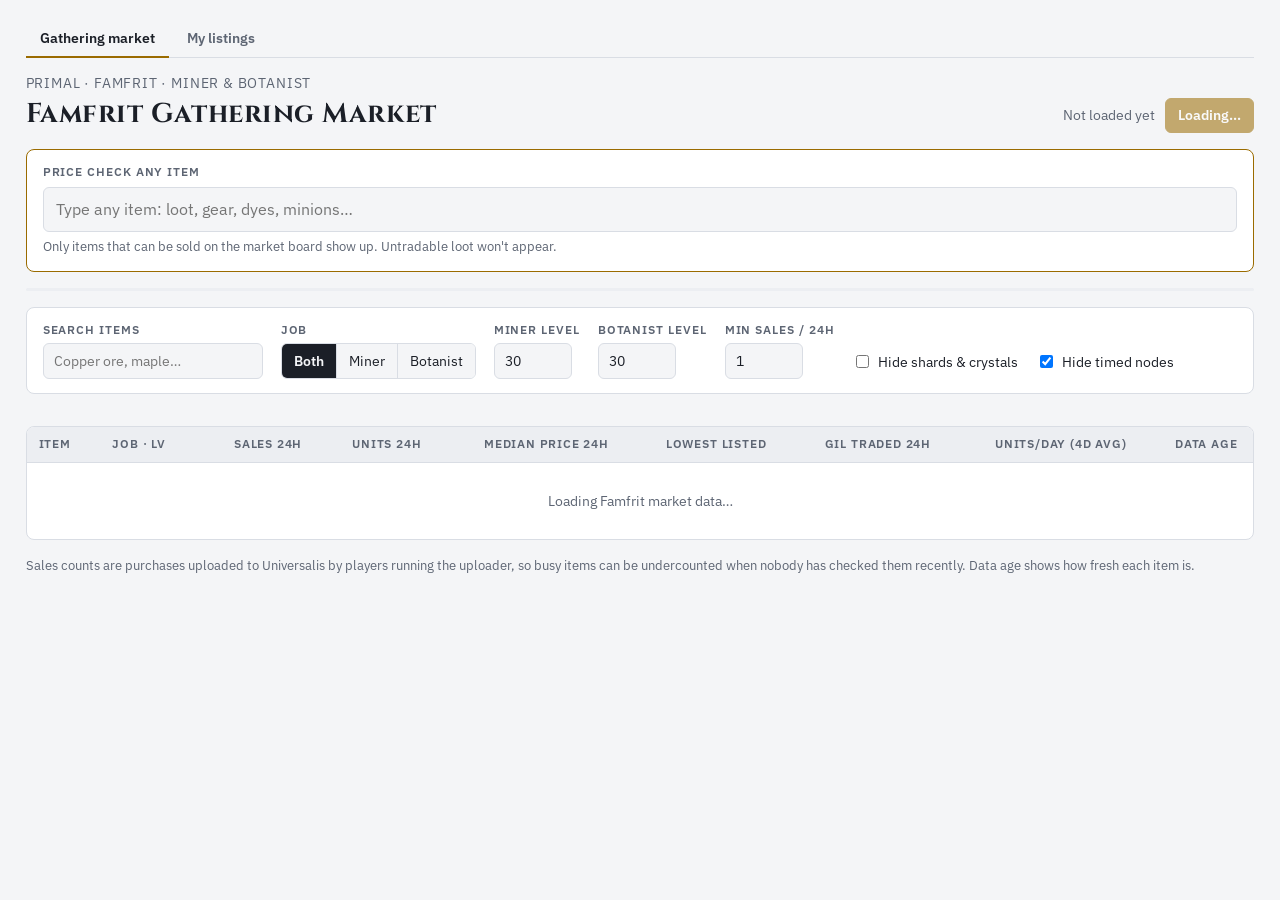
<file: index.html>
<!doctype html><html lang="en"><head><meta charset="utf-8"><meta name="viewport" content="width=device-width,initial-scale=1,viewport-fit=cover"><title>Famfrit Gathering Market</title>
<link rel="preconnect" href="https://fonts.googleapis.com">
<link rel="stylesheet" href="https://fonts.googleapis.com/css2?family=Cinzel:wght@600;700&family=IBM+Plex+Sans:wght@400;500;600&family=IBM+Plex+Mono:wght@400;500&display=swap">
<link rel="stylesheet" href="styles.css"></head><body>

<div class="wrap wide">
  <nav class="tabs" aria-label="Pages">
    <a href="./" aria-current="page">Gathering market</a>
    <a href="listings.html">My listings</a>
  </nav>
  <header class="top">
    <div>
      <div class="where">Primal · Famfrit · Miner &amp; Botanist</div>
      <h1>Famfrit Gathering Market</h1>
    </div>
    <div class="status">
      <span id="updated">Not loaded yet</span>
      <button class="btn primary" id="refresh" type="button">Refresh prices</button>
    </div>
  </header>

  <section class="lookup" aria-label="Price check any item">
    <label for="look" class="lbl">Price check any item</label>
    <div class="combo">
      <input id="look" type="search" placeholder="Type any item: loot, gear, dyes, minions…" autocomplete="off" role="combobox" aria-expanded="false" aria-controls="lookList" aria-autocomplete="list">
      <ul id="lookList" role="listbox" hidden></ul>
    </div>
    <span class="hint">Only items that can be sold on the market board show up. Untradable loot won't appear.</span>
  </section>

  <div class="progress" aria-hidden="true"><i id="bar"></i></div>
  <div id="msg" hidden></div>

  <section class="controls" aria-label="Filters">
    <div class="field"><label for="q">Search items</label><input id="q" type="search" placeholder="Copper ore, maple…" autocomplete="off"></div>
    <div class="field"><span class="lbl" id="joblbl">Job</span>
      <div class="seg" role="group" aria-labelledby="joblbl">
        <button type="button" data-job="ALL" aria-pressed="true">Both</button>
        <button type="button" data-job="MIN" aria-pressed="false">Miner</button>
        <button type="button" data-job="BTN" aria-pressed="false">Botanist</button>
      </div>
    </div>
    <div class="field"><label for="lvMin">Miner level</label><input id="lvMin" type="number" min="1" max="100" value="30"></div>
    <div class="field"><label for="lvBtn">Botanist level</label><input id="lvBtn" type="number" min="1" max="100" value="30"></div>
    <div class="field"><label for="minSales">Min sales / 24h</label><input id="minSales" type="number" min="0" value="1"></div>
    <label class="check"><input type="checkbox" id="noShards"> Hide shards &amp; crystals</label>
    <label class="check"><input type="checkbox" id="noTimed" checked> Hide timed nodes</label>
  </section>

  <div class="summary" id="summary"></div>

  <div class="tablebox">
    <table id="tbl">
      <thead><tr>
        <th data-k="name"><button type="button">Item <span class="arrow"></span></button></th>
        <th data-k="lv"><button type="button">Job · Lv <span class="arrow"></span></button></th>
        <th class="r" data-k="sales"><button type="button">Sales 24h <span class="arrow"></span></button></th>
        <th class="r" data-k="units"><button type="button">Units 24h <span class="arrow"></span></button></th>
        <th class="r" data-k="median"><button type="button">Median price 24h <span class="arrow"></span></button></th>
        <th class="r" data-k="low"><button type="button">Lowest listed <span class="arrow"></span></button></th>
        <th class="r" data-k="gilday"><button type="button">Gil traded 24h <span class="arrow"></span></button></th>
        <th class="r" data-k="vel"><button type="button">Units/day (4d avg) <span class="arrow"></span></button></th>
        <th class="r" data-k="age"><button type="button">Data age <span class="arrow"></span></button></th>
      </tr></thead>
      <tbody id="rows"><tr><td colspan="9" class="empty">Loading Famfrit market data…</td></tr></tbody>
    </table>
  </div>
  <p class="zn" style="color:var(--muted);font-size:.82rem;margin:0">Sales counts are purchases uploaded to Universalis by players running the uploader, so busy items can be undercounted when nobody has checked them recently. Data age shows how fresh each item is.</p>
</div>

<div class="scrim" id="scrim" hidden></div>
<aside class="drawer" id="drawer" hidden aria-label="Price check"></aside>

<script src="common.js"></script>
<script>
const ITEMS_RAW = [[5050,"Allagan Snail",29202,0,5,["Central Shroud"],0],[5516,"Beehive Chip",22611,0,5,["North Shroud"],0],[5432,"Bone Chip",22201,5,0,["Central Thanalan"],0],[4828,"Cinnamon",25019,0,5,["North Shroud"],0],[5106,"Copper Ore",21209,5,0,["Central Thanalan","Western Thanalan"],0],[5,"Earth Shard",20006,5,5,["Lower La Noscea","North Shroud","Upper La Noscea"],0],[2,"Fire Shard",20001,5,15,["Eastern Thanalan","Middle La Noscea","Western Thanalan"],0],[3,"Ice Shard",20003,5,5,["Central Shroud","Coerthas Central Highlands","South Shroud"],0],[5509,"Latex",22643,0,5,["Central Shroud","North Shroud"],0],[6,"Lightning Shard",20005,5,5,["Central Thanalan","Mor Dhona","Southern Thanalan"],0],[5396,"Maple Branch",22416,0,5,["Central Shroud","North Shroud"],0],[5380,"Maple Log",22408,0,5,["Central Shroud","North Shroud"],0],[5498,"Maple Sap",22642,0,5,["North Shroud"],0],[5488,"Muddy Water",22637,5,0,["Central Thanalan","Western Thanalan"],0],[28766,"Skybuilders' Iron Ore",21202,5,0,["Middle La Noscea"],0],[28765,"Skybuilders' Yew Log",22409,0,5,["East Shroud"],0],[7,"Water Shard",20002,5,15,["Eastern La Noscea","Western Thanalan"],0],[4,"Wind Shard",20004,5,5,["Central Shroud","Central Thanalan","East Shroud"],0],[5402,"Ash Branch",22416,0,10,["Central Shroud","North Shroud"],0],[5383,"Ash Log",22407,0,10,["Central Shroud","North Shroud"],0],[4831,"Cloves",25023,0,10,["Central Thanalan"],0],[5351,"Cock Feather",21902,0,10,["Central Thanalan"],0],[5352,"Crow Feather",21903,0,10,["Central Shroud"],0],[4803,"Kukuru Bean",25314,0,10,["Lower La Noscea"],0],[4809,"La Noscean Orange",25312,0,10,["Lower La Noscea"],0],[5124,"Obsidian",21452,10,0,["Western Thanalan"],0],[5513,"Potter's Clay",22634,10,0,["North Shroud"],0],[5133,"Raw Lapis Lazuli",21453,10,0,["North Shroud"],0],[5128,"Raw Sunstone",21453,10,0,["Lower La Noscea"],0],[5433,"Soiled Femur",22202,10,0,["Central Thanalan","Western Thanalan"],0],[5107,"Tin Ore",21203,10,0,["Central Thanalan","Western Thanalan"],0],[5534,"Tinolqa Mistletoe",25001,0,10,["Central Shroud","North Shroud"],0],[5110,"Zinc Ore",21210,10,0,["Central Thanalan","Western Thanalan"],0],[4781,"Alpine Parsnip",25215,0,15,["Central Thanalan"],0],[4830,"Black Pepper",25007,0,15,["Central Thanalan"],0],[4818,"Buffalo Beans",25353,0,15,["Central Shroud"],0],[5540,"Carnation",25003,0,15,["Central Shroud"],0],[4795,"Chanterelle",25401,0,15,["Central Shroud"],0],[4783,"Cieldalaes Spinach",25206,0,15,["Lower La Noscea"],0],[4804,"Cinderfoot Olive",25307,0,15,["Lower La Noscea"],0],[5519,"Cinnabar",22629,15,0,["Western Thanalan"],0],[4778,"Coerthan Carrot",25207,0,15,["Western Thanalan"],0],[5268,"Copper Sand",21006,15,0,["Western Thanalan"],0],[5343,"Cotton Boll",21652,0,15,["Central Shroud"],0],[5385,"Elm Log",22405,0,15,["Central Shroud"],0],[5267,"Fine Sand",21464,15,0,["Central Thanalan"],0],[4829,"Garlean Garlic",25006,0,15,["Western Thanalan"],0],[5560,"Grass Viper",22620,0,15,["Western Thanalan"],0],[4805,"Gridanian Chestnut",25302,0,15,["Central Shroud"],0],[4784,"Highland Parsley",25211,0,15,["Lower La Noscea"],0],[5514,"Humus",22628,0,15,["Central Shroud"],0],[5111,"Iron Ore",21202,15,0,["Western Thanalan"],0],[5269,"Iron Sand",21204,15,0,["Western Thanalan"],0],[4782,"La Noscean Lettuce",25219,0,15,["Middle La Noscea"],0],[5539,"Lavender",25002,0,15,["Central Shroud"],0],[4808,"Lowland Grapes",25309,0,15,["Lower La Noscea"],0],[4832,"Marjoram",25015,0,15,["Central Shroud"],0],[5341,"Moko Grass",21654,0,15,["Western Thanalan"],0],[4779,"Ogre Pumpkin",25210,0,15,["Western Thanalan"],0],[5228,"Ragstone",21454,15,0,["Central Thanalan"],0],[5518,"Rock Salt",22617,15,0,["Central Thanalan"],0],[4780,"Ruby Tomato",25209,0,15,["Middle La Noscea"],0],[4823,"Rye",25357,0,15,["Western Thanalan"],0],[28767,"Skybuilders' Fine Sand",21464,15,0,["Central Thanalan"],0],[28768,"Skybuilders' Hemp",21654,0,15,["Lower La Noscea"],0],[5342,"Straw",21653,0,15,["Middle La Noscea"],0],[4824,"Sunset Wheat",25357,0,15,["Middle La Noscea"],0],[5051,"Tree Toad",29233,0,15,["Central Shroud"],0],[4777,"Wild Onion",25203,0,15,["Western Thanalan"],0],[5538,"Yellow Ginseng",25005,0,15,["Central Thanalan"],0],[5524,"Alumen",22616,20,0,["Eastern Thanalan"],0],[5541,"Belladonna",25010,0,20,["East Shroud"],0],[7031,"Desert Seedling",22632,0,20,["Eastern Thanalan"],0],[4810,"Faerie Apple",25308,0,20,["East Shroud"],0],[4834,"Galago Mint",25016,0,20,["East Shroud"],0],[4796,"Gil Bun",25405,0,20,["East Shroud"],0],[7029,"Island Seedling",22631,0,20,["Western La Noscea"],0],[4820,"Lalafellin Lentil",25355,0,20,["Western La Noscea"],0],[5230,"Limestone",22615,20,0,["Western La Noscea"],0],[5229,"Mudstone",21455,20,0,["Western La Noscea"],0],[4786,"Nopales",25214,0,20,["Central Thanalan"],0],[4785,"Paprika",25018,0,20,["Western La Noscea"],0],[4787,"Popoto",25204,0,20,["Eastern Thanalan"],0],[5129,"Raw Danburite",21453,20,0,["Western La Noscea"],0],[5132,"Raw Fluorite",21453,20,0,["Eastern Thanalan"],0],[5130,"Raw Malachite",21453,20,0,["Eastern Thanalan"],0],[5131,"Raw Sphene",21453,20,0,["North Shroud"],0],[7030,"Shroud Seedling",22630,0,20,["East Shroud"],0],[4811,"Sun Lemon",25305,0,20,["Lower La Noscea"],0],[5465,"Sunrise Tellin",22254,20,0,["Western La Noscea"],0],[5563,"White Scorpion",22622,0,20,["Eastern Thanalan"],0],[5405,"Yew Branch",22416,0,20,["East Shroud"],0],[5386,"Yew Log",22409,0,20,["East Shroud"],0],[4835,"Ala Mhigan Mustard",25054,0,25,["Eastern Thanalan"],0],[4797,"Button Mushroom",25402,0,25,["Eastern Thanalan"],0],[5542,"Chamomile",25008,0,25,["Upper La Noscea"],0],[5155,"Earth Rock",21451,25,0,["South Shroud"],0],[5491,"Effervescent Water",22614,25,0,["South Shroud"],0],[5152,"Fire Rock",21451,25,0,["Upper La Noscea"],0],[4806,"Gridanian Walnut",25301,0,25,["South Shroud"],0],[5153,"Ice Rock",21451,25,0,["South Shroud"],0],[5156,"Lightning Rock",21451,25,0,["Upper La Noscea"],0],[5535,"Matron's Mistletoe",25001,0,25,["South Shroud"],0],[4821,"Millioncorn",25352,0,25,["Eastern Thanalan"],0],[6145,"Noble Grapes",24058,0,25,["Upper La Noscea"],0],[4836,"Pearl Ginger",25012,0,25,["Eastern Thanalan"],0],[4812,"Pixie Plums",25311,0,25,["Upper La Noscea"],0],[5113,"Silver Ore",21211,25,0,["South Shroud"],0],[5270,"Silver Sand",21204,25,0,["South Shroud"],0],[28772,"Skybuilders' Iron Sand",21204,25,0,["Eastern Thanalan"],0],[28916,"Skybuilders' Toad",29228,0,25,["Western Thanalan"],0],[4819,"Sticky Rice",25358,0,25,["Upper La Noscea"],0],[5388,"Walnut Log",22404,0,25,["South Shroud"],0],[5157,"Water Rock",21451,25,0,["Upper La Noscea"],0],[5154,"Wind Rock",21451,25,0,["South Shroud"],0],[52712,"All-purpose Pigment",21463,30,30,["Central Shroud","Central Thanalan","East Shroud"],0],[4813,"Alligator Pear",25313,0,30,["South Shroud"],0],[5528,"Bomb Ash",21001,30,0,["Southern Thanalan"],0],[5527,"Brimstone",22613,30,0,["Upper La Noscea"],0],[5359,"Chocobo Feather",21901,0,30,["South Shroud"],0],[11,"Earth Crystal",20012,30,30,["Garlemald","Heritage Found","Lakeland"],1],[8,"Fire Crystal",20007,30,30,["Amh Araeng","Eastern Thanalan","Elpis"],1],[9,"Ice Crystal",20009,30,30,["Coerthas Western Highlands","Heritage Found","Kholusia"],1],[4822,"Jade Peas",25353,0,30,["North Shroud"],0],[12,"Lightning Crystal",20011,30,30,["Central Thanalan","Coerthas Western Highlands","Elpis"],1],[4789,"Midland Cabbage",25208,0,30,["North Shroud"],0],[5559,"Moor Leech",22635,0,30,["North Shroud"],0],[5521,"Saltpeter",22615,30,0,["Eastern Thanalan"],0],[5523,"Silex",22610,30,0,["Southern Thanalan"],0],[5231,"Siltstone",21453,30,0,["Upper La Noscea"],0],[13,"Water Crystal",20008,30,30,["Eastern La Noscea","Il Mheg","Kozama'uka"],1],[10,"Wind Crystal",20010,30,30,["Amh Araeng","Central Shroud","East Shroud"],1],[4788,"Wizard Eggplant",25205,0,30,["North Shroud"],0],[5125,"Wyvern Obsidian",21467,30,0,["Eastern Thanalan"],0],[4790,"Aloe",25213,0,35,["Southern Thanalan"],0],[7011,"Bloodgrass",21653,0,35,["Southern Thanalan"],0],[4843,"Desert Saffron",25022,0,35,["Southern Thanalan"],0],[4838,"Dragon Pepper",25013,0,35,["Eastern La Noscea"],0],[5346,"Flax",21651,0,35,["South Shroud"],0],[7008,"Granite",22615,35,0,["Central Shroud"],0],[4839,"Laurel",25009,0,35,["Southern Thanalan"],0],[5543,"Mandrake",25004,0,35,["Eastern La Noscea"],0],[4837,"Midland Basil",25010,0,35,["Eastern La Noscea"],0],[5114,"Mythril Ore",21208,35,0,["Southern Thanalan"],0],[5271,"Mythril Sand",22650,35,0,["Southern Thanalan"],0],[5409,"Oak Branch",22416,0,35,["South Shroud"],0],[5390,"Oak Log",22401,0,35,["South Shroud"],0],[5138,"Raw Amethyst",21453,35,0,["Central Shroud"],0],[5139,"Raw Aquamarine",21453,35,0,["Eastern La Noscea"],0],[5134,"Raw Garnet",21453,35,0,["Eastern La Noscea"],0],[5135,"Raw Goshenite",21453,35,0,["Eastern La Noscea"],0],[5137,"Raw Heliodor",21453,35,0,["Southern Thanalan"],0],[5136,"Raw Peridot",21453,35,0,["Central Shroud"],0],[4791,"Salt Leek",25216,0,35,["Eastern La Noscea"],0],[28769,"Skybuilders' Ash Log",22407,0,35,["Central Shroud"],0],[28771,"Skybuilders' Electrum Ore",21217,35,0,["Upper La Noscea"],0],[28770,"Skybuilders' Rock Salt",22617,35,0,["Upper La Noscea"],0],[5562,"Tarantula",22619,0,35,["South Shroud"],0],[4798,"White Truffle",25404,0,35,["South Shroud"],0],[5360,"Wildfowl Feather",21904,0,35,["South Shroud"],0],[4842,"Almonds",25017,0,40,["Eastern La Noscea"],0],[5525,"Black Alumen",22604,40,0,["South Shroud"],0],[4814,"Blood Currants",25310,0,40,["South Shroud"],0],[5526,"Grenade Ash",21001,40,0,["Northern Thanalan"],0],[4807,"Iron Acorn",25304,0,40,["Eastern La Noscea"],0],[5168,"Jade",21252,40,0,["Coerthas Central Highlands"],0],[5391,"Mahogany Log",22410,0,40,["Eastern La Noscea"],0],[4793,"Maiden Artichoke",25220,0,40,["Eastern La Noscea"],0],[4840,"Mugwort",25020,0,40,["Eastern La Noscea"],0],[4844,"Nutmeg",25021,0,40,["Eastern La Noscea"],0],[4792,"Ramhorn Zucchini",25212,0,40,["Eastern La Noscea"],0],[5144,"Raw Spinel",21453,40,0,["South Shroud"],0],[5142,"Raw Tourmaline",21453,40,0,["South Shroud"],0],[5141,"Raw Zircon",21453,40,0,["Coerthas Central Highlands"],0],[4841,"Thyme",25020,0,40,["South Shroud"],0],[5564,"Black Scorpion",22621,0,45,["Upper La Noscea"],0],[5054,"Dart Frog",29228,0,45,["Upper La Noscea"],0],[5115,"Electrum Ore",21217,45,0,["Upper La Noscea"],0],[5272,"Electrum Sand",21214,45,0,["Upper La Noscea"],0],[7010,"Marble",21487,45,0,["Upper La Noscea"],0],[6146,"Mirror Apple",25308,0,45,["Coerthas Central Highlands"],0],[5536,"Mistletoe",25001,0,45,["Coerthas Central Highlands"],0],[5143,"Raw Amber",21453,45,0,["Eastern Thanalan"],0],[5140,"Raw Rubellite",21453,45,0,["Eastern Thanalan"],0],[5145,"Raw Turquoise",21453,45,0,["Upper La Noscea"],0],[4815,"Rolanberry",25306,0,45,["Upper La Noscea"],0],[4845,"Sagolii Sage",25009,0,45,["Upper La Noscea"],0],[28773,"Skybuilders' Flax",21651,0,45,["South Shroud"],0],[28774,"Skybuilders' Spring Water",22614,45,0,["Coerthas Central Highlands"],0],[5458,"Adamantoise Shell",22261,50,0,["Northern Thanalan"],0],[7592,"Apricot",25317,0,50,["Middle La Noscea"],1],[5158,"Astral Rock",21251,50,0,["Coerthas Central Highlands"],1],[5365,"Bamboo Stick",22451,0,50,["Upper La Noscea"],1],[5263,"Basilisk Egg",21215,50,0,["Northern Thanalan"],0],[4800,"Black Truffle",25403,0,50,["Eastern Thanalan"],1],[7595,"Blood Orange",25312,0,50,["Upper La Noscea"],1],[5403,"Cedar Branch",22416,0,50,["Coerthas Western Highlands"],0],[5384,"Cedar Log",22415,0,50,["Coerthas Western Highlands"],0],[5116,"Cobalt Ore",21216,50,0,["Northern Thanalan"],0],[6199,"Coblyn Larva",59433,50,0,["Eastern Thanalan"],1],[9518,"Cypress Log",22415,0,50,["Central Shroud"],1],[5121,"Darksteel Ore",21205,50,0,["Coerthas Central Highlands"],1],[5126,"Dragon Obsidian",21468,50,0,["Coerthas Western Highlands"],0],[6148,"Dzemael Tomato",25209,0,50,["Eastern La Noscea"],1],[7724,"Dzemael Tomato Seeds",27455,0,50,["Eastern La Noscea"],1],[17,"Earth Cluster",20018,50,50,["Mor Dhona"],1],[5394,"Ebony Log",22402,0,50,["Middle La Noscea"],1],[7588,"Ferberite",21203,50,0,["Northern Thanalan"],1],[14,"Fire Cluster",20013,50,50,["Middle La Noscea","Mor Dhona"],1],[5118,"Gold Ore",21212,50,0,["Eastern Thanalan"],1],[5273,"Gold Sand",21214,50,0,["Eastern Thanalan"],1],[7760,"Grade 3 La Noscean Topsoil",27403,50,0,["Middle La Noscea"],1],[7763,"Grade 3 Shroud Topsoil",27406,50,0,["South Shroud"],1],[7766,"Grade 3 Thanalan Topsoil",27409,50,0,["Western Thanalan"],1],[10095,"Gregarious Worm",27019,50,0,["Central Thanalan","Coerthas Central Highlands","Eastern Thanalan"],1],[6147,"Honey Lemon",25305,0,50,["Eastern La Noscea"],1],[7733,"Honey Lemon Seeds",27457,0,50,["Eastern La Noscea"],1],[15,"Ice Cluster",20015,50,50,["Mor Dhona"],1],[6209,"Kidragora",59442,0,50,["East Shroud"],1],[7593,"La Noscean Leek",25216,0,50,["Western La Noscea"],1],[5055,"Lava Toad",29223,0,50,["Southern Thanalan"],0],[18,"Lightning Cluster",20017,50,50,["Mor Dhona"],1],[7012,"Maiden Grass",21653,0,50,["Southern Thanalan"],0],[10098,"Mazlaya Greens",25016,0,50,["Central Shroud","East Shroud","Eastern Thanalan"],1],[7589,"Native Gold",20816,50,0,["Central Thanalan"],1],[5439,"Ogre Horn",22205,50,0,["Northern Thanalan"],0],[12896,"Old World Fig",25318,0,50,["The Dravanian Forelands"],1],[13765,"Old World Fig Seeds",27457,0,50,["The Dravanian Forelands"],1],[5120,"Platinum Ore",21213,50,0,["Southern Thanalan"],1],[4816,"Prickly Pineapple",25303,0,50,["Eastern La Noscea"],1],[7734,"Prickly Pineapple Seeds",27457,0,50,["Eastern La Noscea"],1],[9519,"Pumice",21454,50,0,["Eastern La Noscea"],1],[5147,"Raw Diamond",21453,50,0,["Central Thanalan"],1],[5148,"Raw Emerald",21453,50,0,["Central Thanalan"],1],[5150,"Raw Iolite",21453,50,0,["Northern Thanalan"],1],[5146,"Raw Ruby",21453,50,0,["Lower La Noscea"],1],[5151,"Raw Sapphire",21453,50,0,["Lower La Noscea"],1],[5149,"Raw Topaz",21453,50,0,["Northern Thanalan"],1],[10096,"Rosemary",25002,0,50,["East Shroud"],1],[5414,"Rosewood Branch",22416,0,50,["East Shroud"],0],[5393,"Rosewood Log",22411,0,50,["East Shroud"],0],[7590,"Scarlet Sap",22601,0,50,["North Shroud"],1],[7591,"Shroud Tea Leaves",25020,0,50,["Central Shroud"],1],[5350,"Silkworm Cocoon",21661,0,50,["East Shroud"],1],[5395,"Spruce Log",22413,0,50,["Coerthas Central Highlands"],1],[4846,"Thanalan Tea Leaves",25020,0,50,["Southern Thanalan"],0],[5537,"Thavnairian Mistletoe",25001,0,50,["Coerthas Central Highlands"],1],[5545,"Trillium",22627,0,50,["East Shroud"],1],[5546,"Trillium Bulb",22623,0,50,["East Shroud"],1],[5547,"Vampire Plant",25001,0,50,["Coerthas Central Highlands"],1],[10093,"Virgin Basilisk Egg",21215,50,0,["Northern Thanalan"],1],[6152,"Volcanic Rock Salt",22617,50,0,["Eastern La Noscea"],1],[19,"Water Cluster",20014,50,50,["Mor Dhona","Western Thanalan"],1],[8024,"Waterfowl Feather",21902,0,50,["Western La Noscea"],1],[16,"Wind Cluster",20016,50,50,["Mor Dhona"],1],[5108,"Yellow Copper Ore",21207,50,0,["Coerthas Western Highlands"],0],[7594,"Young Cieldalaes Spinach",25206,0,50,["Lower La Noscea"],1],[12941,"Chalcocite",21209,55,0,["The Dravanian Forelands"],0],[12884,"Chives",25035,0,55,["Coerthas Western Highlands"],1],[12882,"Coerthan Tea Leaves",25020,0,55,["Coerthas Western Highlands"],1],[13768,"Coerthan Tea Seeds",27451,0,55,["Coerthas Western Highlands"],1],[12585,"Dark Chestnut Branch",22416,0,55,["The Dravanian Forelands"],0],[12578,"Dark Chestnut Log",22420,0,55,["The Dravanian Forelands"],0],[12943,"Dravanian Mistletoe",25001,0,55,["The Churning Mists"],1],[12631,"Dravanian Spring Water",22614,55,0,["The Dravanian Forelands"],0],[5161,"Green Quartz",21459,55,0,["Coerthas Western Highlands"],0],[12880,"Highland Wheat",25357,0,55,["The Dravanian Forelands"],0],[5112,"Limonite",21206,55,0,["The Dravanian Forelands"],0],[12885,"Magma Beet",25223,0,55,["The Churning Mists"],0],[12883,"Mist Dill",25034,0,55,["Coerthas Western Highlands"],0],[12531,"Mythrite Sand",21218,55,0,["Coerthas Western Highlands"],0],[13767,"Pearl Sprout Seeds",27455,0,55,["Coerthas Western Highlands"],1],[12877,"Pearl Sprouts",25208,0,55,["Coerthas Western Highlands"],1],[12899,"Porcini",25401,0,55,["The Churning Mists"],1],[5109,"Pyrite",21207,55,0,["The Dravanian Forelands"],0],[12597,"Rainbow Cotton Boll",25032,0,55,["Coerthas Western Highlands"],0],[12553,"Raw Agate",21471,55,0,["The Dravanian Forelands"],0],[12551,"Raw Larimar",21472,55,0,["Coerthas Western Highlands"],0],[12559,"Raw Mormorion",21476,55,0,["Coerthas Western Highlands"],0],[12554,"Raw Star Ruby",21471,55,0,["The Dravanian Forelands"],0],[12555,"Raw Star Sapphire",21472,55,0,["The Dravanian Forelands"],0],[12552,"Raw Tiger's Eye",21474,55,0,["The Dravanian Forelands"],0],[28780,"Skybuilders' Dravanian Spring Water",22614,55,0,["The Dravanian Forelands"],0],[28778,"Skybuilders' Mythrite Sand",21218,55,0,["Coerthas Western Highlands"],0],[28776,"Skybuilders' Straw",21653,0,55,["The Dravanian Forelands"],0],[28779,"Skybuilders' Tea Leaves",25020,0,55,["The Sea of Clouds"],0],[12598,"Stalk of Ramie",21651,0,55,["The Dravanian Forelands"],0],[5162,"Yellow Quartz",21458,55,0,["Coerthas Western Highlands"],0],[12944,"Abalathian Mistletoe",25001,0,60,["The Sea of Clouds"],1],[12901,"Abalathian Rock Salt",22617,60,0,["The Sea of Clouds"],1],[12632,"Abalathian Spring Water",22614,60,0,["The Sea of Clouds"],0],[12538,"Adamantite Ore",21224,60,0,["Azys Lla"],1],[5226,"Astral Moraine",21463,60,0,["Coerthas Western Highlands"],1],[12536,"Aurum Regis Ore",21225,60,0,["The Churning Mists"],1],[12533,"Aurum Regis Sand",21220,60,0,["The Sea of Clouds"],0],[14190,"Beastkin Horn",22205,60,0,["The Dravanian Forelands"],0],[12586,"Birch Branch",22417,0,60,["The Sea of Clouds"],0],[12891,"Birch Sap",22642,0,60,["The Sea of Clouds"],0],[12970,"Black Soil",27404,0,60,["The Churning Mists","The Dravanian Forelands","The Dravanian Hinterlands"],1],[19976,"Bloodhemp",21654,0,60,["The Fringes"],0],[5160,"Blue Quartz",21457,60,0,["The Dravanian Hinterlands"],1],[12966,"Bright Fire Rock",21471,60,0,["The Churning Mists","The Dravanian Forelands","The Dravanian Hinterlands"],1],[12967,"Bright Lightning Rock",21475,60,0,["Coerthas Western Highlands","The Sea of Clouds"],1],[16722,"Brown Mushroom",25405,0,60,["The Churning Mists"],1],[14160,"Camphorwood Branch",22416,0,60,["The Churning Mists"],0],[14159,"Camphorwood Log",22405,0,60,["The Churning Mists"],0],[12900,"Chysahl Greens",25222,0,60,["Coerthas Western Highlands"],1],[12973,"Clary Sage",25009,0,60,["Coerthas Western Highlands","The Sea of Clouds"],1],[12897,"Cloud Banana",25319,0,60,["The Dravanian Hinterlands"],1],[13753,"Cloud Cotton Boll",21652,0,60,[],1],[12539,"Cloud Mica",21226,60,0,["The Churning Mists"],0],[13763,"Cloud Mushroom",25402,0,60,["The Sea of Clouds"],0],[17570,"Cloud Mythril Ore",21208,60,0,[],1],[12638,"Coneflower",25027,0,60,["The Dravanian Forelands"],0],[12643,"Coriander",25036,0,60,["Coerthas Western Highlands"],0],[12639,"Cow Bitter",25028,0,60,["The Dravanian Hinterlands"],0],[17689,"Crownbrush",25009,0,60,[],1],[15647,"Crystallized Sap",20018,0,60,["The Churning Mists"],1],[12942,"Cuprite",21206,60,0,["The Dravanian Hinterlands"],1],[12640,"Dandelion",25029,0,60,["The Churning Mists"],0],[12903,"Dravanian Paprika",25018,0,60,["Coerthas Western Highlands"],1],[13760,"Eventide Jade",21455,60,0,["Coerthas Western Highlands","The Dravanian Forelands","The Dravanian Hinterlands"],0],[5214,"Fire Moraine",21456,60,0,["The Churning Mists","The Dravanian Forelands","The Dravanian Hinterlands"],1],[13761,"Fossilized Dragon Bone",22201,60,0,["The Churning Mists"],0],[14154,"Frost Cotton Boll",25032,0,60,["Coerthas Western Highlands"],1],[12972,"Furymint",25016,0,60,["Coerthas Western Highlands","The Sea of Clouds"],1],[12641,"Gaelicatnip",25030,0,60,["The Dravanian Hinterlands"],0],[12968,"Granular Clay",27407,0,60,["The Churning Mists","The Dravanian Forelands","The Dravanian Hinterlands"],1],[19910,"Gyr Abanian Alumen",22644,60,0,["The Fringes"],0],[19868,"Gyr Abanian Wheat",25357,0,60,["The Fringes"],0],[12532,"Hardsilver Sand",21219,60,0,["The Churning Mists"],0],[12889,"Heavens Lemon",25305,0,60,["The Sea of Clouds"],1],[12971,"Highland Oregano",25015,0,60,["Coerthas Western Highlands","The Sea of Clouds"],1],[12902,"Honeydew Almonds",25017,0,60,["The Sea of Clouds"],1],[33147,"Humic Soil",22628,0,60,["The Churning Mists","The Dravanian Forelands","The Dravanian Hinterlands"],1],[5117,"Light Kidney Ore",21206,60,0,["The Dravanian Hinterlands"],0],[5218,"Lightning Moraine",21461,60,0,["Coerthas Western Highlands","The Sea of Clouds"],1],[16725,"Luminium Ore",21227,60,0,["Azys Lla"],1],[14148,"Lumythrite Ore",21221,60,0,["The Churning Mists"],1],[14955,"Lumythrite Sand",21218,60,0,["The Churning Mists"],0],[15646,"Meteorite",21203,60,0,["The Sea of Clouds"],1],[12898,"Morel",25408,0,60,["The Dravanian Hinterlands"],1],[16723,"Noble Sage",25002,0,60,["The Dravanian Forelands"],1],[14957,"Old-growth Camphorwood Log",22414,0,60,["The Churning Mists"],1],[12969,"Peat Moss",27401,0,60,["The Churning Mists","The Dravanian Forelands","The Dravanian Hinterlands"],1],[13762,"Periwinkle",25022,0,60,["The Churning Mists","The Dravanian Forelands","The Dravanian Hinterlands"],0],[33148,"Pot Marjoram",25010,0,60,["Coerthas Western Highlands","The Sea of Clouds"],1],[5220,"Radiant Fire Moraine",21456,60,0,["The Churning Mists","The Dravanian Forelands","The Dravanian Hinterlands"],1],[5224,"Radiant Lightning Moraine",21461,60,0,["Coerthas Western Highlands","The Sea of Clouds"],1],[12560,"Raw Carnelian",21471,60,0,["The Dravanian Forelands"],0],[12558,"Raw Chrysolite",21473,60,0,["The Dravanian Hinterlands"],0],[12557,"Raw Citrine",21474,60,0,["Coerthas Western Highlands"],0],[12556,"Raw Opal",21477,60,0,["The Dravanian Forelands"],0],[19968,"Raw Triphane",21474,60,0,["The Fringes"],1],[12945,"Red Alumen",22656,60,0,["Azys Lla"],1],[5159,"Red Quartz",21456,60,0,["The Sea of Clouds"],1],[13752,"Royal Mistletoe",25001,0,60,[],0],[12642,"Rue",25031,0,60,["Coerthas Western Highlands"],0],[12887,"Sesame Seeds",25033,0,60,["The Sea of Clouds"],0],[12634,"Seventh Heaven",22627,0,60,["The Churning Mists"],1],[28775,"Skybuilders' Camphorwood Log",22405,0,60,["The Churning Mists"],0],[28777,"Skybuilders' Hardsilver Ore",21223,60,0,["The Dravanian Hinterlands"],0],[14151,"Smithsonite Ore",21473,60,0,["The Sea of Clouds"],1],[12904,"Snurbleberry",25306,0,60,["The Dravanian Hinterlands"],1],[13750,"Sphalerite",21223,60,0,[],1],[16721,"Star Cotton Boll",25032,0,60,["Azys Lla"],1],[17571,"Stormcloud Cotton Boll",21652,0,60,[],1],[12540,"Sun Mica",21227,60,0,["The Sea of Clouds"],1],[5392,"Teak Log",22403,0,60,["The Dravanian Hinterlands"],1],[13759,"Tektite",20808,60,0,["The Churning Mists"],0],[16724,"Tungstite",21209,60,0,["Coerthas Western Highlands"],1],[4833,"Vanilla Beans",25014,0,60,["Coerthas Western Highlands"],1],[5163,"Violet Quartz",21461,60,0,["Coerthas Western Highlands"],1],[33149,"Water Mint",25036,0,60,["Coerthas Western Highlands","The Sea of Clouds"],1],[12587,"Wattle Bark",23001,0,60,["Azys Lla"],1],[14956,"Whitefrost Cotton Boll",21652,0,60,["Coerthas Western Highlands"],0],[33150,"Wild Sage",25034,0,60,["Coerthas Western Highlands","The Sea of Clouds"],1],[13764,"Wind Widow",22619,0,60,["The Sea of Clouds"],0],[5127,"Wyrm Obsidian",21469,60,0,["The Dravanian Hinterlands"],0],[16726,"Zeolite Ore",21210,60,0,["The Dravanian Hinterlands"],1],[19879,"Ama Nori",25224,0,65,["The Ruby Sea"],0],[19860,"Bamboo Shoot",25229,0,65,["Yanxia"],1],[19936,"Beech Branch",22417,0,65,["The Fringes"],0],[19930,"Beech Log",22412,0,65,["The Fringes"],0],[19850,"Buckwheat Kernels",25356,0,65,["The Peaks"],0],[19872,"Crescent Spring Water",22614,65,0,["Yanxia"],0],[19864,"Cumin Seeds",25354,0,65,["The Ruby Sea"],0],[20006,"Diatomite",22634,65,0,["The Ruby Sea"],0],[19953,"Doman Iron Ore",21202,65,0,["Yanxia"],0],[19881,"Gem Algae",25225,0,65,["The Ruby Sea"],0],[19859,"Green Leek",25035,0,65,["The Peaks"],0],[19871,"Gyr Abanian Mineral Water",22614,65,0,["The Fringes"],0],[19917,"Holy Basil",25010,0,65,["The Fringes"],0],[19951,"Koppranickel Ore",21209,65,0,["The Ruby Sea"],0],[19950,"Koppranickel Sand",21006,65,0,["The Peaks"],0],[19853,"Kudzu Root",25005,0,65,["The Fringes"],0],[19982,"Kudzu Vine",21672,0,65,["The Fringes"],0],[19931,"Larch Log",22403,0,65,["The Ruby Sea"],0],[19851,"Loquat",25317,0,65,["The Fringes"],0],[19861,"Mountain Popoto",25227,0,65,["The Peaks"],0],[5389,"Pine Log",22414,0,65,["Yanxia"],0],[19908,"Pine Resin",22638,0,65,["Yanxia"],0],[19969,"Raw Kyanite",21472,65,0,["The Fringes"],0],[19970,"Raw Star Spinel",21475,65,0,["The Ruby Sea"],1],[19979,"Ruby Cotton Boll",21652,0,65,["The Ruby Sea"],0],[19863,"Shiitake Mushroom",25401,0,65,["The Ruby Sea"],0],[28782,"Skybuilders' Nightsteel Ore",21203,65,0,["The Ruby Sea"],0],[28787,"Skybuilders' Ruby Sea Water",22678,65,0,["The Ruby Sea"],0],[28781,"Skybuilders' Urunday Log",22420,0,65,["The Peaks"],0],[20007,"Slate",21455,65,0,["The Peaks"],0],[19862,"Soybeans",25228,0,65,["The Ruby Sea"],0],[5232,"Stiperstone",22615,65,0,["The Peaks"],0],[19856,"Sugar Beet",25223,0,65,["The Peaks"],0],[19907,"Ala Mhigan Salt Crystal",22617,70,0,["The Lochs"],1],[20011,"Almandine",21471,70,0,["The Lochs"],1],[19912,"Alyssum",22627,0,70,["The Peaks"],0],[21086,"Azim Cotton Boll",25037,0,70,["The Azim Steppe"],1],[24255,"Azim Spring Water",22678,70,0,["The Azim Steppe"],1],[22419,"Black Willow Log",22402,0,70,["The Fringes"],1],[19914,"Chickweed",25008,0,70,["The Azim Steppe"],0],[19959,"Chromite Ore",21205,70,0,["The Peaks"],1],[27954,"Coarse Saltpeter",22615,70,0,["Amh Araeng"],0],[33151,"Countess Tea Leaves",25015,0,70,["Yanxia"],1],[33152,"Dacite",21458,70,0,["Yanxia"],1],[19855,"Daikon Radish",25215,0,70,["Yanxia"],0],[19854,"Doman Eggplant",25205,0,70,["Yanxia"],0],[19955,"Doman Iron Sand",21204,70,0,["The Azim Steppe"],0],[20012,"Doman Yellow",27407,0,70,["The Azim Steppe"],1],[19954,"Durium Ore",21221,70,0,["Yanxia"],0],[19952,"Durium Sand",21218,70,0,["The Azim Steppe"],0],[24241,"Evergleam Ore",21223,70,0,["The Lochs"],1],[19867,"Fennel",25034,0,70,["The Azim Steppe"],0],[19858,"Gyr Abanian Carrot",25207,0,70,["The Peaks"],0],[24240,"Gyr Abanian Ore",21216,70,0,["The Fringes"],1],[21085,"Gyr Abanian Spring Water",22614,70,0,["The Peaks"],1],[19918,"Hallowed Basil",25010,0,70,["The Peaks"],1],[23180,"Hardened Veteran Tree Sap",22638,0,70,["The Fringes"],1],[23179,"Hawk's Eye",21228,70,0,["The Ruby Sea"],1],[22420,"Hingan Flax",21673,0,70,["The Peaks"],1],[19857,"Jhammel Ginger",25012,0,70,["The Lochs"],1],[19865,"Lotus Root",25226,0,70,["Yanxia"],1],[19957,"Molybdenum Ore",21227,70,0,["The Lochs"],0],[19913,"Nagxian Cudweed",25028,0,70,["Yanxia"],0],[27827,"Night Pepper",25007,0,70,["Amh Araeng"],0],[22417,"Nightsteel Ore",21203,70,0,["The Ruby Sea"],1],[19915,"Nipplewort",25030,0,70,["The Azim Steppe"],0],[19852,"Othardian Plum",25311,0,70,["The Azim Steppe"],1],[19958,"Palladium Ore",21217,70,0,["Yanxia"],1],[19956,"Palladium Sand",21214,70,0,["The Azim Steppe"],0],[20010,"Perlite",21463,70,0,["Yanxia"],1],[19869,"Persimmon",25321,0,70,["The Fringes"],0],[19870,"Persimmon Leaf",25010,0,70,["The Fringes"],0],[19932,"Persimmon Log",22414,0,70,["The Fringes"],0],[19971,"Raw Azurite",21472,70,0,["The Azim Steppe"],1],[27726,"Raw Hematite",21476,70,0,["Kholusia"],1],[19972,"Raw Imperial Jade",21252,70,0,["Yanxia"],1],[19973,"Raw Rhodonite",21471,70,0,["The Peaks"],1],[19991,"Rhea",21651,0,70,["The Azim Steppe"],1],[33153,"Rhodolite",21474,70,0,["The Lochs"],1],[19880,"Ruby Tide Kelp",25217,0,70,["The Ruby Sea"],0],[20009,"Schorl",21476,70,0,["The Azim Steppe"],1],[22418,"Silvergrace Ore",21213,70,0,["The Azim Steppe"],1],[28783,"Skybuilders' Adder",22620,0,70,["The Azim Steppe"],0],[28786,"Skybuilders' Ala Mhigan Rock Salt",22617,70,0,["The Lochs"],0],[28909,"Skybuilders' Cocoon",21661,0,70,["Yanxia"],0],[28788,"Skybuilders' Durium Sand",21218,70,0,["The Azim Steppe"],0],[28785,"Skybuilders' Horsetail",26592,0,70,["Yanxia"],0],[28784,"Skybuilders' Molybdenum Ore",21227,70,0,["The Lochs"],0],[28789,"Skybuilders' Vine",21672,0,70,["The Azim Steppe"],0],[19866,"Sun Cabbage",25208,0,70,["The Azim Steppe"],0],[19937,"Torreya Branch",22416,0,70,["The Lochs"],1],[19934,"Torreya Log",22405,0,70,["The Lochs"],1],[19989,"Twincoon",21661,0,70,["The Peaks"],0],[24242,"Urunday Log",22420,0,70,["The Peaks"],1],[19916,"Windtea Leaves",25022,0,70,["Yanxia"],1],[24243,"Yanxian Cotton Boll",21652,0,70,["Yanxia"],1],[19911,"Yanxian Parsley",25016,0,70,["Yanxia"],0],[23220,"Yanxian Soil",21466,70,0,["The Azim Steppe","The Lochs","Yanxia"],1],[23221,"Yanxian Verbena",25009,0,70,["The Azim Steppe","The Lochs","Yanxia"],1],[27817,"Yellow Alumen",22657,70,0,["Amh Araeng"],0],[19933,"Zelkova Log",22409,0,70,["The Lochs"],0],[27825,"Blood Tomato",25209,0,75,["Il Mheg"],0],[27698,"Bluespirit Ore",21228,75,0,["Lakeland"],0],[27747,"Bright Flax",21651,0,75,["Lakeland"],0],[27833,"Broad Beans",25353,0,75,["Il Mheg"],1],[27829,"Creamtop Mushroom",25402,0,75,["The Rak'tika Greatwood"],0],[27823,"Curly Parsley",25211,0,75,["Il Mheg"],0],[27820,"Frantoio",25307,0,75,["Lakeland"],0],[27824,"Garden Beet",25223,0,75,["Il Mheg"],0],[27834,"Gianthive Chip",22611,0,75,["The Rak'tika Greatwood"],0],[27801,"Hard Mudstone",21455,75,0,["Kholusia"],0],[27968,"Highland Spring Water",22678,75,0,["Il Mheg"],0],[27750,"Iridescent Cocoon",21661,0,75,["Il Mheg"],0],[27699,"Manasilver Sand",21219,75,0,["The Rak'tika Greatwood"],0],[27684,"Miracle Apple Log",22404,0,75,["Il Mheg"],0],[27836,"Peppermint",25016,0,75,["Lakeland"],1],[27831,"Pixie Apple",25308,0,75,["Il Mheg"],0],[27753,"Pixie Floss Boll",21652,0,75,["The Rak'tika Greatwood"],0],[27818,"Purple Carrot",25230,0,75,["Lakeland"],0],[27727,"Raw Diaspore",21473,75,0,["Il Mheg"],1],[27728,"Raw Lazurite",21472,75,0,["The Rak'tika Greatwood"],1],[27826,"Royal Grapes",24058,0,75,["The Rak'tika Greatwood"],0],[28793,"Skybuilders' Cotton Boll",25032,0,75,["Lakeland"],0],[28797,"Skybuilders' Highland Spring Water",22678,75,0,["Il Mheg"],0],[28792,"Skybuilders' Truegold Ore",21212,75,0,["Il Mheg"],0],[27697,"Truegold Ore",21212,75,0,["Il Mheg"],0],[27696,"Truegold Sand",21214,75,0,["Kholusia"],0],[27832,"Upland Wheat",25357,0,75,["Kholusia"],0],[27685,"White Ash Log",22406,0,75,["The Rak'tika Greatwood"],0],[27816,"White Oak Branch",22416,0,75,["Kholusia"],0],[27683,"White Oak Log",22407,0,75,["Kholusia"],0],[27821,"Amber Cloves",25023,0,80,["Amh Araeng"],0],[29976,"Ashen Alumen",22604,80,0,["Amh Araeng"],1],[28717,"Beryllium Ore",21455,80,0,["Il Mheg"],1],[27810,"Bog Sage",25009,0,80,["Lakeland"],1],[27830,"Bomba Rice",25358,0,80,["Kholusia"],0],[30486,"Brashgold Ore",21227,80,0,["Lakeland"],1],[27837,"Coffee Beans",25919,0,80,["Kholusia"],0],[27703,"Dimythrite Ore",21208,80,0,["Lakeland"],0],[27702,"Dimythrite Sand",22650,80,0,["Amh Araeng"],0],[32951,"Dolomite",21225,80,0,["The Rak'tika Greatwood"],1],[29974,"Duskblooms",25022,0,80,["Amh Araeng"],1],[27759,"Dwarven Cotton Boll",25032,0,80,["Kholusia"],0],[27761,"Ethereal Cocoon",21661,0,80,["Lakeland"],1],[27776,"Extra Effervescent Water",22678,80,0,["The Rak'tika Greatwood"],0],[27780,"Fernleaf Lavender",25002,0,80,["The Rak'tika Greatwood"],0],[29968,"Fireheart Cobalt",21227,80,0,["Lakeland"],1],[27805,"Gale Rock",21473,80,0,["The Rak'tika Greatwood"],1],[27819,"Harcot",25317,0,80,["Lakeland"],0],[32955,"Hard Water",22689,80,0,["Kholusia"],1],[29978,"Imperial Fern",25038,0,80,["Kholusia"],1],[27835,"Lemonette",25305,0,80,["Kholusia"],1],[30592,"Levin Mint",25039,0,80,["Kholusia","Lakeland","The Rak'tika Greatwood"],1],[27785,"Light Gerbera",25008,0,80,["Lakeland"],0],[27687,"Lignum Vitae Log",22402,0,80,["Lakeland"],0],[27783,"Lime Basil",25010,0,80,["Lakeland"],0],[29972,"Merbau Log",22423,0,80,["Il Mheg"],1],[27828,"Mist Spinach",25206,0,80,["The Rak'tika Greatwood"],1],[27705,"Prismstone",21232,80,0,["Il Mheg"],1],[29970,"Purpure Shell Chip",21469,80,0,["The Tempest"],1],[32953,"Raindrop Cotton Boll",25040,0,80,["The Rak'tika Greatwood"],1],[27731,"Raw Onyx",21231,80,0,["The Tempest"],1],[27730,"Raw Petalite",21477,80,0,["Lakeland"],1],[27729,"Raw Triplite",21471,80,0,["Amh Araeng"],1],[27822,"Russet Popoto",25204,0,80,["Amh Araeng"],1],[27688,"Sandalwood Log",22401,0,80,["The Rak'tika Greatwood"],1],[28716,"Sandalwood Sap",22638,0,80,["The Rak'tika Greatwood"],1],[27686,"Sandteak Log",22403,0,80,["Amh Araeng"],0],[27807,"Shade Quartz",21462,80,0,["Kholusia"],1],[32950,"Silver Beech Log",22412,0,80,["Amh Araeng"],1],[28794,"Skybuilders' Dawn Lizard",22684,0,80,["Amh Araeng"],0],[28791,"Skybuilders' Reef Rock",21203,80,0,["The Tempest"],0],[28798,"Skybuilders' Resin",22638,0,80,["The Rak'tika Greatwood"],0],[28910,"Skybuilders' Sea Salt",22617,80,0,["The Tempest"],0],[28796,"Skybuilders' Truegold Sand",21214,80,0,["Kholusia"],0],[28795,"Skybuilders' Wheat",21653,0,80,["Amh Araeng"],0],[28790,"Skybuilders' White Ash Log",22406,0,80,["The Rak'tika Greatwood"],0],[27806,"Solarite",21467,80,0,["Lakeland"],1],[32952,"Solstice Stone",21232,80,0,["Il Mheg"],1],[27779,"Sweet Alyssum",22627,0,80,["The Rak'tika Greatwood"],0],[27809,"Sweet Marjoram",25015,0,80,["The Rak'tika Greatwood"],1],[30485,"Tender Dill",25036,0,80,["Kholusia"],1],[30591,"Thunder Rock",21482,80,0,["Kholusia","Lakeland","The Rak'tika Greatwood"],1],[27784,"Tiger Lily",25022,0,80,["Lakeland"],0],[27701,"Titancopper Ore",21202,80,0,["Lakeland"],0],[27700,"Titancopper Sand",21006,80,0,["Amh Araeng"],0],[27704,"Tungsten Ore",21203,80,0,["The Tempest"],1],[27782,"Underground Spring Water",22678,80,0,["Lakeland"],0],[27803,"Volcanic Tuff",22615,80,0,["Kholusia"],0],[32954,"Wattle Petribark",22418,0,80,["Lakeland"],1],[27808,"White Clay",22610,0,80,["Kholusia"],1],[36093,"Beet",25231,0,85,["Garlemald"],0],[36164,"Bismuth Ore",21217,85,0,["Mare Lamentorum"],0],[36090,"Carrot of Happiness",25207,0,85,["Mare Lamentorum"],0],[36180,"Chloroschist",21252,85,0,["Labyrinthos"],0],[36087,"Coconut",25323,0,85,["Thavnair"],0],[36091,"Cucumber",25212,0,85,["Garlemald"],0],[36202,"Dark Hemp",21673,0,85,["Labyrinthos"],0],[36083,"Dark Rye",25359,0,85,["Labyrinthos"],0],[36241,"Eblan Alumen",22616,85,0,["Garlemald"],0],[36092,"Eblan Lentils",25355,0,85,["Garlemald"],0],[36163,"High Durium Ore",21221,85,0,["Thavnair"],0],[36162,"High Durium Sand",21242,85,0,["Labyrinthos"],0],[36190,"Horse Chestnut Log",22401,0,85,["Labyrinthos"],0],[36088,"Iceberg Lettuce",25219,0,85,["Labyrinthos"],0],[36191,"Palm Log",22410,0,85,["Thavnair"],0],[36086,"Palm Syrup",22642,0,85,["Thavnair"],0],[36175,"Pewter Ore",21211,85,0,["Thavnair"],0],[36176,"Phrygian Gold Ore",21206,85,0,["Garlemald"],0],[36174,"Raw Ametrine",21475,85,0,["Labyrinthos"],0],[36192,"Red Pine Log",22403,0,85,["Garlemald"],0],[36084,"Sharlayan Rock Salt",22688,85,0,["Labyrinthos"],0],[36204,"Snow Flax",21651,0,85,["Garlemald"],0],[36098,"Thavnairian Paprika",25018,0,85,["Thavnair"],0],[36085,"Thavnairian Perilla Leaf",25036,0,85,["Thavnair"],0],[36206,"AR-Caean Cotton Boll",25032,0,90,["Ultima Thule"],0],[36097,"Alien Onion",25203,0,90,["Ultima Thule"],0],[36263,"Ambrosial Water",22693,90,0,["Elpis"],0],[36181,"Annite",21226,90,0,["Elpis"],0],[37822,"Ash Diatomite",22634,90,0,["Labyrinthos"],1],[37821,"Bayberry",25015,0,90,["Labyrinthos"],1],[36166,"Chondrite",21243,90,0,["Ultima Thule"],0],[39705,"Dark Cherry Log",22408,0,90,["Labyrinthos"],1],[36217,"Double-edged Herb",25201,0,90,["Ultima Thule"],1],[38937,"Earthen Quartz",21458,90,0,["Mare Lamentorum"],1],[36095,"Elder Nutmeg Seeds",25021,0,90,["Elpis"],0],[39709,"Field Mustard",22696,0,90,["Garlemald"],1],[36089,"Giant Popoto",25221,0,90,["Elpis"],0],[36207,"Golden Cocoon",21682,0,90,["Thavnair"],1],[37819,"Haritaki",25017,0,90,["Thavnair"],1],[37820,"Ilmenite",21205,90,0,["Mare Lamentorum"],1],[36194,"Integral Log",22413,0,90,["Ultima Thule"],0],[36193,"Ironwood Log",22411,0,90,["Elpis"],0],[39710,"Lovingbloom",25413,0,90,["Mare Lamentorum"],1],[36167,"Lunar Adamantite Ore",21224,90,0,["Mare Lamentorum"],1],[39708,"Maghemite",22656,90,0,["Thavnair"],1],[36165,"Manganese Ore",21203,90,0,["Elpis"],0],[36195,"Mempisang Log",22405,0,90,["Elpis"],1],[38933,"Mornveil Tree Bark",22418,0,90,["Labyrinthos"],1],[37818,"Paldao Log",22414,0,90,["Elpis"],1],[36214,"Potent Spice",25024,0,90,["Elpis","Thavnair","Ultima Thule"],1],[36177,"Raw Blue Zircon",21472,90,0,["Elpis"],0],[37279,"Raw Eblan Danburite",21477,90,0,["Garlemald"],1],[37817,"Raw Rutilated Quartz",21474,90,0,["Garlemald"],1],[39707,"Raw Spodumene",21475,90,0,["Elpis"],1],[36178,"Raw Star Quartz",21477,90,0,["Ultima Thule"],0],[38934,"Raw Zoisite",21472,90,0,["Garlemald"],1],[36179,"Rhodium Sand",21244,90,0,["Elpis"],1],[36216,"Rime Dolomite",21225,90,0,["Garlemald"],1],[36205,"Scarlet Moko Grass",21681,0,90,["Elpis"],0],[36094,"Sideritis Leaves",25020,0,90,["Elpis"],0],[39706,"Softsilver Ore",21227,90,0,["Ultima Thule"],1],[38938,"Sophora Roots",25025,0,90,["Labyrinthos"],1],[36215,"Stonehard Water",22678,90,0,["Elpis","Garlemald","Mare Lamentorum"],1],[36096,"Sykon",25318,0,90,["Elpis"],0],[37278,"Thavnairian Corn",25352,0,90,["Thavnair"],1],[44015,"Ceiba Log",22403,0,95,["Kozama'uka"],0],[43994,"Cobalt Tungsten Ore",21203,95,0,["Yak T'el"],0],[44016,"Dark Mahogany Log",22426,0,95,["Yak T'el"],0],[44042,"Eucalyptus",25010,0,95,["Urqopacha"],0],[44014,"Ginseng Log",22405,0,95,["Kozama'uka"],0],[44040,"Kozama'uka Chamomile",25008,0,95,["Kozama'uka"],0],[44002,"Lar Ore",21222,95,0,["Urqopacha"],0],[43992,"Mountain Chromite Ore",21205,95,0,["Urqopacha"],0],[44025,"Mountain Flax",25033,0,95,["Urqopacha"],0],[43982,"Mountain Rock Salt",22617,95,0,["Urqopacha"],0],[44003,"Raw Ihuykanite",21252,95,0,["Kozama'uka"],0],[43979,"Royal Maple Sap",22642,0,95,["Kozama'uka"],0],[43993,"Ruthenium Ore",21213,95,0,["Shaaloani"],0],[43980,"Shaaloani Oilseeds",25007,0,95,["Shaaloani"],0],[44024,"Snow Cotton",21655,0,95,["Urqopacha"],0],[43991,"Sweet Kukuru Bean",25314,0,95,["Yak T'el"],0],[43989,"Turali Aloe",25213,0,95,["Urqopacha"],0],[43981,"Turali Corn",25352,0,95,["Yak T'el"],0],[43988,"Turali Pineapple",25303,0,95,["Kozama'uka"],0],[43978,"Ut'ohmu Tomato",25209,0,95,["Yak T'el"],0],[43990,"Wild Ja Tiika Bananas",25333,0,95,["Yak T'el"],0],[44052,"Acacia Bark",22418,0,100,["Shaaloani"],0],[44017,"Acacia Log",22404,0,100,["Shaaloani"],0],[44845,"Alexandrian Ore",21491,100,0,["Living Memory"],1],[43984,"Bell Pepper",25044,0,100,["Shaaloani"],0],[44138,"Blackseed Cotton Boll",25032,0,100,["Living Memory"],1],[43983,"Broccoli",25237,0,100,["Living Memory"],0],[46248,"Calamus Root",22707,0,100,["Living Memory"],1],[49210,"Carnauba Leaf",22709,0,100,["Kozama'uka"],1],[44018,"Claro Walnut Log",22425,0,100,["Heritage Found"],0],[45972,"Cochineal Pigment",25011,0,100,["Heritage Found"],1],[45968,"Cordia Log",22414,0,100,["Yak T'el"],1],[46243,"Cordia Sap",22687,0,100,["Yak T'el"],1],[49208,"Dense Aluminum Ore",21206,100,0,["Heritage Found"],1],[46244,"Desert Lapis Ore",21472,100,0,["Heritage Found"],1],[44136,"Fine Silver Ore",21223,100,0,["Shaaloani"],1],[45973,"Fulgurite",21492,100,0,["Heritage Found"],1],[49207,"Fulgurpine Log",22427,0,100,["Living Memory"],1],[44135,"Harmonite Ore",21221,100,0,["Living Memory"],1],[44137,"Ipe Log",22415,0,100,["Kozama'uka"],1],[46247,"Levin Quartz",21461,100,0,["Living Memory"],1],[44028,"Levinsilk",21687,0,100,["Heritage Found"],0],[44007,"Magnesia Powder",21204,100,0,["Shaaloani"],0],[43987,"Mesquite Beans",25360,0,100,["Shaaloani"],0],[44140,"Nopaliflower",22697,0,100,["Shaaloani"],1],[45969,"Octahedrite",21203,100,0,["Yak T'el"],1],[44844,"Optical Fibergrass",22699,0,100,["Living Memory"],1],[44043,"Pearl Grass",25015,0,100,["Yak T'el"],0],[43996,"Ra'Kaznar Ore",21231,100,0,["Heritage Found"],0],[44006,"Raw Black Star",21476,100,0,["Heritage Found"],0],[44004,"Raw Pink Beryl",21475,100,0,["Yak T'el"],0],[45970,"Raw Rhodochrosite",21471,100,0,["Kozama'uka"],1],[49209,"Rose Garnet Ore",21475,100,0,["Shaaloani"],1],[44026,"Sarcenet",21688,0,100,["Yak T'el"],0],[45971,"Shaaloani Coffee",27501,0,100,["Shaaloani"],1],[43995,"Titanium Gold Ore",21212,100,0,["Shaaloani"],0],[44139,"Turali Alumen",22673,100,0,["Urqopacha"],1],[49211,"Urqopacha Flax",25033,0,100,["Urqopacha"],1],[44005,"White Gold Ore",21217,100,0,["Heritage Found"],0],[43986,"White Pepper",25045,0,100,["Yak T'el"],0],[44039,"Wind Parsley",25211,0,100,["Living Memory"],0],[44041,"Windsbalm Bay Leaf",25009,0,100,["Living Memory"],0],[49212,"Windspath Water",22678,100,0,["Living Memory"],1],[44034,"Yak T'el Spring Water",22614,100,0,["Yak T'el"],0],[43985,"Yyasulani Garlic",25006,0,100,["Heritage Found"],0]];
const SHARD_RE = /^(Fire|Ice|Wind|Earth|Lightning|Water) (Shard|Crystal|Cluster)$/;

const state = { job: "ALL", sortK: "sales", sortDir: -1, rows: [], loadedAt: 0, selected: null };
const items = ITEMS_RAW
  .filter(r => !r[1].startsWith("Skybuilders'"))
  .map(r => ({ id: r[0], name: r[1], icon: r[2], min: r[3], btn: r[4], zones: r[5], timed: !!r[6] }));
const byId = new Map(items.map(i => [i.id, i]));

function showMsg(text, bad) { const m = $("#msg"); m.className = "notice" + (bad ? " bad" : ""); m.textContent = text; m.hidden = !text; }

async function loadAll(force) {
  const cached = store.get("ffmb-cache-v1", null);
  if (!force && cached && Date.now() - cached.at < 10 * 60 * 1000) { state.rows = cached.rows; state.loadedAt = cached.at; render(); return; }
  const btn = $("#refresh"); btn.disabled = true; btn.textContent = "Loading…"; showMsg("");
  try {
    let ids = items.map(i => i.id);
    try { const mk = new Set(await getJSON(`${API}/marketable`)); ids = ids.filter(id => mk.has(id)); } catch {}
    const now = Date.now(); const cutoff = now / 1000 - 86400;
    const rows = new Map(ids.map(id => [id, { id, sales: 0, units: 0, median: null, low: null, gilday: 0, vel: null, age: 0 }]));
    const batches = chunks(ids, 100);
    let done = 0; const total = batches.length * 2; const bar = $("#bar");
    const tick = () => { done++; bar.style.width = (100 * done / total) + "%"; };
    const tasks = [];
    for (const b of batches) {
      tasks.push(async () => {
        const h = multi(await getJSON(`${API}/history/${WORLD}/${b.join(",")}?entriesWithin=86400&entriesToReturn=5000`));
        for (const [k, v] of Object.entries(h)) {
          const r = rows.get(+k); if (!r) continue;
          const e = (v.entries || []).filter(x => x.timestamp >= cutoff);
          r.sales = e.length; r.units = e.reduce((s, x) => s + x.quantity, 0);
          r.median = median(e.map(x => x.pricePerUnit));
          r.gilday = e.reduce((s, x) => s + x.quantity * x.pricePerUnit, 0);
          r.age = v.lastUploadTime || 0;
        }
      });
      tasks.push(async () => {
        const a = await getJSON(`${API}/aggregated/${WORLD}/${b.join(",")}`);
        for (const res of a.results || []) {
          const r = rows.get(res.itemId); if (!r) continue;
          const lows = [res.nq?.minListing?.world?.price, res.hq?.minListing?.world?.price].filter(x => x > 0);
          r.low = lows.length ? Math.min(...lows) : null;
          const v = (res.nq?.dailySaleVelocity?.world?.quantity || 0) + (res.hq?.dailySaleVelocity?.world?.quantity || 0);
          r.vel = v;
          const up = (res.worldUploadTimes || []).find(w => w.worldId === WORLD_ID);
          if (up && up.timestamp > r.age) r.age = up.timestamp;
        }
      });
    }
    await pool(tasks, 2, tick);
    state.rows = [...rows.values()]; state.loadedAt = Date.now();
    store.set("ffmb-cache-v1", { at: state.loadedAt, rows: state.rows });
    render();
  } catch (e) {
    showMsg(e.message === "network"
      ? "Couldn't reach Universalis. Check your connection; if this keeps happening your browser may be blocking requests from a local file, so try opening the page in a different browser."
      : "Universalis returned an error (" + e.message + "). Wait a minute and press Refresh prices.", true);
    if (!state.rows.length) $("#rows").innerHTML = `<tr><td colspan="9" class="empty">No market data loaded.</td></tr>`;
  } finally {
    btn.disabled = false; btn.textContent = "Refresh prices"; setTimeout(() => $("#bar").style.width = "0", 600);
  }
}

function filters() {
  return { q: $("#q").value.trim().toLowerCase(), lvMin: +$("#lvMin").value || 0, lvBtn: +$("#lvBtn").value || 0,
           minSales: +$("#minSales").value || 0, noShards: $("#noShards").checked, noTimed: $("#noTimed").checked, job: state.job };
}
function eligible(it, f) {
  const okMin = it.min && it.min <= f.lvMin && (f.job === "ALL" || f.job === "MIN");
  const okBtn = it.btn && it.btn <= f.lvBtn && (f.job === "ALL" || f.job === "BTN");
  return okMin || okBtn;
}
function lvKey(it, f) { const l = []; if (it.min && (f.job !== "BTN")) l.push(it.min); if (it.btn && (f.job !== "MIN")) l.push(it.btn); return Math.min(...l); }

function render() {
  const f = filters(); store.set("ffmb-filters", { ...f, sortK: state.sortK, sortDir: state.sortDir });
  $("#updated").textContent = state.loadedAt ? "Prices from " + new Date(state.loadedAt).toLocaleTimeString([], { hour: "numeric", minute: "2-digit" }) : "Not loaded yet";
  if (!state.rows.length) return;
  let list = state.rows.map(r => ({ ...r, it: byId.get(r.id) })).filter(r => r.it && eligible(r.it, f));
  if (f.q) list = list.filter(r => r.it.name.toLowerCase().includes(f.q));
  if (f.noShards) list = list.filter(r => !SHARD_RE.test(r.it.name));
  if (f.noTimed) list = list.filter(r => !r.it.timed);
  list = list.filter(r => r.sales >= f.minSales);
  const k = state.sortK, d = state.sortDir;
  const val = r => k === "name" ? r.it.name : k === "lv" ? lvKey(r.it, f) : k === "age" ? -(r.age || 0) : r[k];
  list.sort((a, b) => { const x = val(a), y = val(b); if (x == null && y == null) return 0; if (x == null) return 1; if (y == null) return -1; return (typeof x === "string" ? x.localeCompare(y) : x - y) * d; });

  document.querySelectorAll("#tbl thead th").forEach(th => {
    const on = th.dataset.k === k; th.toggleAttribute("aria-sort", on);
    if (on) th.setAttribute("aria-sort", d > 0 ? "ascending" : "descending");
    th.querySelector(".arrow").textContent = on ? (d > 0 ? "▲" : "▼") : "";
  });

  const totSales = list.reduce((s, r) => s + r.sales, 0);
  const top = [...list].sort((a, b) => b.gilday - a.gilday)[0];
  const sum = $("#summary"); sum.replaceChildren();
  const add = (label, value) => { const s = document.createElement("span"); s.append(label + " "); const b = document.createElement("b"); b.textContent = value; s.append(b); sum.append(s); };
  add("Items shown", list.length.toLocaleString());
  add("Sales in last 24h", totSales.toLocaleString());
  if (top && top.gilday > 0) add("Most gil traded", `${top.it.name} (${fmt(top.gilday)} g)`);

  const tb = $("#rows"); tb.replaceChildren();
  if (!list.length) { tb.innerHTML = `<tr><td colspan="9" class="empty">No items match these filters. Try lowering “Min sales / 24h” or raising your levels.</td></tr>`; return; }
  for (const r of list) {
    const tr = document.createElement("tr"); tr.tabIndex = 0; tr.dataset.id = r.id; if (state.selected === r.id) tr.className = "sel";
    const jobs = [];
    if (r.it.min) jobs.push(`<span class="chip MIN">MIN ${r.it.min}</span>`);
    if (r.it.btn) jobs.push(`<span class="chip BTN">BTN ${r.it.btn}</span>`);
    if (r.it.timed) jobs.push(`<span class="chip timed">Timed</span>`);
    tr.innerHTML = `
      <td class="item"><img loading="lazy" alt="" src="${iconUrl(r.it.icon)}" onerror="this.remove()"><div><div class="nm"></div><div class="zn"></div></div></td>
      <td>${jobs.join("")}</td>
      <td class="r num sales ${r.sales ? "" : "zero"}">${fmt(r.sales)}</td>
      <td class="r num ${r.units ? "" : "zero"}">${fmt(r.units)}</td>
      <td class="r num ${r.median ? "gil" : "zero"}">${fmt(r.median)}</td>
      <td class="r num ${r.low ? "gil" : "zero"}">${fmt(r.low)}</td>
      <td class="r num ${r.gilday ? "gil" : "zero"}">${fmt(r.gilday)}</td>
      <td class="r num">${r.vel == null ? "–" : r.vel < 10 ? r.vel.toFixed(1) : fmt(r.vel)}</td>
      <td class="r num age ${ageClass(r.age)}">${ageText(r.age)}</td>`;
    tr.querySelector(".nm").textContent = r.it.name;
    tr.querySelector(".zn").textContent = r.it.zones.join(", ");
    tb.append(tr);
  }
}

/* ---------- price check drawer ---------- */
function verdictFor({ sug, S7, S30, L, vendor, bestTax }) {
  const units7 = S7.reduce((s, x) => s + x.quantity, 0);
  const netEach = sug.price ? sug.price * (1 - bestTax / 100) : 0;
  const vend = vendor ? ` An NPC vendor pays ${fmt(vendor)} g each.` : "";
  if (!S30.length) return L.length
    ? { cls: "bad", head: "Hasn't sold in 30 days", body: `There are ${L.length} listings sitting unsold.${vend} List it only if you're happy to wait.` }
    : { cls: "bad", head: "No market for this on Famfrit", body: `Nobody has bought or listed it in 30 days.${vend}` };
  if (vendor && netEach && netEach <= vendor * 1.2) return { cls: "bad", head: "Vendor it", body: `After tax the market pays about ${fmt(netEach)} g each, close to the ${fmt(vendor)} g an NPC pays right away.` };
  if (S7.length >= 7) return { cls: "good", head: "Worth selling", body: `${fmt(S7.length)} sales and ${fmt(units7)} units sold in the last 7 days, so it moves about ${fmt(units7 / 7)} a day.${vend}` };
  if (S7.length >= 1) return { cls: "warn", head: "Sells slowly", body: `Only ${S7.length} sale${S7.length > 1 ? "s" : ""} in the last 7 days. Price it right and expect to wait a few days.${vend}` };
  return { cls: "warn", head: "Rarely sells", body: `Last sold ${ageText(S30[0].timestamp * 1000)} ago, with ${S30.length} sale${S30.length > 1 ? "s" : ""} in 30 days.${vend}` };
}
function dailyBars(sales) {
  const days = []; const now = new Date(); now.setHours(0, 0, 0, 0);
  for (let i = 6; i >= 0; i--) { const d = new Date(now); d.setDate(d.getDate() - i); days.push({ t: d.getTime() / 1000, units: 0, label: d.toLocaleDateString([], { weekday: "short" }) }); }
  for (const s of sales) { for (let i = days.length - 1; i >= 0; i--) if (s.timestamp >= days[i].t) { days[i].units += s.quantity; break; } }
  const W = 460, H = 130, pad = 22, bw = (W - pad * 2) / 7; const max = Math.max(1, ...days.map(d => d.units));
  const bars = days.map((d, i) => { const h = (H - 40) * d.units / max; const x = pad + i * bw + 6; const y = H - 20 - h;
    return `<rect x="${x}" y="${y}" width="${bw - 12}" height="${Math.max(h, 1)}" rx="2" fill="var(--gil)" opacity="${i === 6 ? 1 : .55}"></rect>
            <text x="${x + (bw - 12) / 2}" y="${y - 4}" text-anchor="middle">${d.units ? fmt(d.units) : ""}</text>
            <text x="${x + (bw - 12) / 2}" y="${H - 6}" text-anchor="middle">${d.label}</text>`; }).join("");
  return `<svg viewBox="0 0 ${W} ${H}" width="100%" role="img" aria-label="Units sold per day, last 7 days"><line x1="${pad}" x2="${W - pad}" y1="${H - 20}" y2="${H - 20}" stroke="var(--line)"></line>${bars}</svg>`;
}

async function openItem(id) {
  const g = byId.get(id); const it = g || anyById.get(id); if (!it) return;
  state.selected = id; render();
  const dr = $("#drawer"); $("#scrim").hidden = false; dr.hidden = false; document.body.classList.add("panel-open");
  dr.innerHTML = `<div class="dhead"><div><h2></h2><div class="sub"></div></div><button class="btn" type="button" id="close">Close</button></div><div class="empty">Loading listings and sales…</div>`;
  dr.querySelector("h2").textContent = it.name;
  dr.querySelector(".sub").textContent = g
    ? [g.min ? `Miner ${g.min}` : "", g.btn ? `Botanist ${g.btn}` : "", g.zones.join(", ")].filter(Boolean).join(" · ")
    : [it.cat, it.ilvl > 1 ? `Item level ${it.ilvl}` : ""].filter(Boolean).join(" · ");
  $("#close").onclick = closeItem; $("#close").focus();
  try {
    const [cur, hist, tax] = await Promise.all([
      getJSON(`${API}/${WORLD}/${id}?listings=40&entries=0`),
      getJSON(`${API}/history/${WORLD}/${id}?entriesWithin=2592000&entriesToReturn=5000`),
      getTax(),
      loadIndex()
    ]);
    if (state.selected !== id) return;
    const vendor = anyById.get(id)?.vendor || 0;
    const bestTax = tax ? Math.min(...Object.values(tax).filter(v => typeof v === "number")) : 5;
    const all = { listings: cur.listings || [], sales: hist.entries || [] };
    const hasHQ = all.listings.some(l => l.hq) || all.sales.some(s => s.hq);
    let q = hasHQ && !all.listings.some(l => !l.hq) && !all.sales.some(s => !s.hq) ? "HQ" : "NQ";
    const draw = () => {
      const L = all.listings.filter(l => (q === "HQ") === !!l.hq).sort((a, b) => a.pricePerUnit - b.pricePerUnit);
      const S30 = all.sales.filter(s => (q === "HQ") === !!s.hq).sort((a, b) => b.timestamp - a.timestamp);
      const nowS = Date.now() / 1000;
      const S = S30.filter(s => s.timestamp >= nowS - 604800);
      const sug = S.length >= 3 ? suggestPrice(L, S, "7-day") : suggestPrice(L, S30, "30-day");
      const vd = verdictFor({ sug, S7: S, S30, L, vendor: q === "NQ" ? vendor : 0, bestTax });
      const day = S.filter(s => s.timestamp >= nowS - 86400);
      const units24 = day.reduce((s, x) => s + x.quantity, 0);
      const perDay7 = S.reduce((s, x) => s + x.quantity, 0) / 7;
      const ahead = sug.price ? L.filter(l => l.pricePerUnit < sug.price).reduce((s, l) => s + l.quantity, 0) : 0;
      const qty = +store.get("ffmb-qty", 99) || 99;
      const body = document.createElement("div"); body.style.display = "grid"; body.style.gap = "18px";
      body.innerHTML = `
        ${hasHQ ? `<div class="seg" role="group" aria-label="Quality"><button type="button" data-q="NQ" aria-pressed="${q === "NQ"}">NQ</button><button type="button" data-q="HQ" aria-pressed="${q === "HQ"}">HQ</button></div>` : ""}
        <div class="verdict ${vd.cls}"><b></b><span></span></div>
        <div class="suggest"><span class="lbl">Suggested list price · ${q}</span><span class="price">${sug.price ? fmt(sug.price) + " g" : "–"}</span><span class="why"></span></div>
        <div class="kv">
          <div><div class="lbl">Sales 24h</div><div class="v">${fmt(day.length)}</div></div>
          <div><div class="lbl">Sales 7 days</div><div class="v">${fmt(S.length)}</div></div>
          <div><div class="lbl">Units 24h</div><div class="v">${fmt(units24)}</div></div>
          <div><div class="lbl">Units listed below you</div><div class="v">${sug.price ? fmt(ahead) : "–"}</div></div>
          <div><div class="lbl">Days to clear them</div><div class="v">${sug.price && perDay7 ? (ahead / perDay7 < 0.1 ? "<0.1" : (ahead / perDay7).toFixed(1)) : "–"}</div></div>
          <div><div class="lbl">NPC vendor price</div><div class="v">${vendor && q === "NQ" ? fmt(vendor) + " g" : "–"}</div></div>
          <div><div class="lbl">Listings updated</div><div class="v age ${ageClass(cur.lastUploadTime)}">${ageText(cur.lastUploadTime)} ago</div></div>
        </div>
        <div class="sec"><h3>Units sold per day · last 7 days</h3>${dailyBars(S)}</div>
        <div class="sec"><h3>What you take home</h3>
          <div class="qrow"><label for="qty" class="lbl">Quantity</label><input id="qty" type="number" min="1" value="${qty}" style="width:90px;background:var(--bg);border:1px solid var(--line);border-radius:6px;padding:6px 8px"></div>
          <div class="tax" id="taxgrid"></div></div>
        <div class="sec"><h3>Current listings · ${q}</h3><div class="tablebox"><table class="mini"><thead><tr><th class="r">Price</th><th class="r">Qty</th><th>Retainer</th></tr></thead><tbody id="lst"></tbody></table></div></div>
        <div class="sec"><h3>Recent sales · ${q}</h3><div class="tablebox"><table class="mini"><thead><tr><th class="r">Price</th><th class="r">Qty</th><th class="r">When</th></tr></thead><tbody id="sl"></tbody></table></div></div>
        <a href="https://universalis.app/market/${id}" target="_blank" rel="noopener">Open on Universalis</a>`;
      body.querySelector(".why").textContent = sug.why;
      body.querySelector(".verdict b").textContent = vd.head;
      body.querySelector(".verdict span").textContent = vd.body;
      if (sug.warn) body.querySelector(".why").style.color = "var(--warn)";
      const lst = body.querySelector("#lst");
      if (!L.length) lst.innerHTML = `<tr><td colspan="3" class="zero">No ${q} listings</td></tr>`;
      for (const l of L.slice(0, 15)) { const tr = document.createElement("tr"); tr.innerHTML = `<td class="r num gil">${fmt(l.pricePerUnit)}</td><td class="r num">${fmt(l.quantity)}</td><td></td>`; tr.lastChild.textContent = l.retainerName || ""; lst.append(tr); }
      const sl = body.querySelector("#sl");
      if (!S30.length) sl.innerHTML = `<tr><td colspan="3" class="zero">No ${q} sales in 30 days</td></tr>`;
      for (const s of S30.slice(0, 15)) { const tr = document.createElement("tr"); tr.innerHTML = `<td class="r num gil">${fmt(s.pricePerUnit)}</td><td class="r num">${fmt(s.quantity)}</td><td class="r num">${ageText(s.timestamp * 1000)} ago</td>`; sl.append(tr); }
      const drawTax = () => {
        const g = body.querySelector("#taxgrid"); g.replaceChildren();
        const n = +body.querySelector("#qty").value || 0; store.set("ffmb-qty", n);
        if (!sug.price) { g.textContent = "No suggested price yet."; return; }
        const gross = sug.price * n;
        if (!tax) { g.textContent = `Gross ${fmt(gross)} g. City tax rates couldn't be loaded.`; return; }
        const ent = Object.entries(tax).filter(([, v]) => typeof v === "number").sort((a, b) => a[1] - b[1]);
        ent.forEach(([city, rate], i) => {
          const a = document.createElement("span"); a.textContent = city; const b = document.createElement("span"); b.className = "num"; b.textContent = rate + "% tax";
          const c = document.createElement("span"); c.className = "num gil"; c.textContent = fmt(gross * (1 - rate / 100));
          if (i === 0) [a, b, c].forEach(x => x.classList.add("best"));
          g.append(a, b, c);
        });
      };
      body.querySelector("#qty").addEventListener("input", drawTax); drawTax();
      body.querySelectorAll("[data-q]").forEach(b => b.onclick = () => { q = b.dataset.q; draw(); });
      dr.querySelector(".empty, .dbody")?.remove(); body.className = "dbody"; dr.append(body);
    };
    draw();
  } catch (e) {
    if (state.selected !== id) return;
    dr.querySelector(".empty, .dbody")?.remove();
    const m = document.createElement("div"); m.className = "empty dbody"; m.textContent = "Couldn't load this item from Universalis. Try again in a moment."; dr.append(m);
  }
}
function closeItem() { $("#drawer").hidden = true; $("#scrim").hidden = true; document.body.classList.remove("panel-open"); const id = state.selected; state.selected = null; render(); document.querySelector(`tr[data-id="${id}"]`)?.focus(); }

/* ---------- wiring ---------- */
attachLookup($("#look"), $("#lookList"), x => openItem(x.id));
const saved = store.get("ffmb-filters", null);
if (saved) {
  $("#q").value = saved.q || ""; $("#lvMin").value = saved.lvMin || 30; $("#lvBtn").value = saved.lvBtn || 30;
  $("#minSales").value = saved.minSales ?? 1; $("#noShards").checked = !!saved.noShards; $("#noTimed").checked = saved.noTimed ?? true;
  state.job = saved.job || "ALL"; state.sortK = saved.sortK || "sales"; state.sortDir = saved.sortDir || -1;
  document.querySelectorAll("[data-job]").forEach(b => b.setAttribute("aria-pressed", b.dataset.job === state.job));
}
["#q", "#lvMin", "#lvBtn", "#minSales", "#noShards", "#noTimed"].forEach(s => $(s).addEventListener("input", render));
document.querySelectorAll("[data-job]").forEach(b => b.addEventListener("click", () => {
  state.job = b.dataset.job; document.querySelectorAll("[data-job]").forEach(x => x.setAttribute("aria-pressed", x === b)); render();
}));
document.querySelectorAll("#tbl thead th").forEach(th => th.querySelector("button").addEventListener("click", () => {
  const k = th.dataset.k; if (state.sortK === k) state.sortDir *= -1; else { state.sortK = k; state.sortDir = (k === "name" || k === "lv") ? 1 : -1; } render();
}));
$("#rows").addEventListener("click", e => { const tr = e.target.closest("tr[data-id]"); if (tr) openItem(+tr.dataset.id); });
$("#rows").addEventListener("keydown", e => { if (e.key === "Enter") { const tr = e.target.closest("tr[data-id]"); if (tr) openItem(+tr.dataset.id); } });
$("#scrim").addEventListener("click", closeItem);
document.addEventListener("keydown", e => { if (e.key === "Escape" && !$("#drawer").hidden) closeItem(); });
$("#refresh").addEventListener("click", () => loadAll(true));
loadAll(false);
</script>
</body></html>
</file>
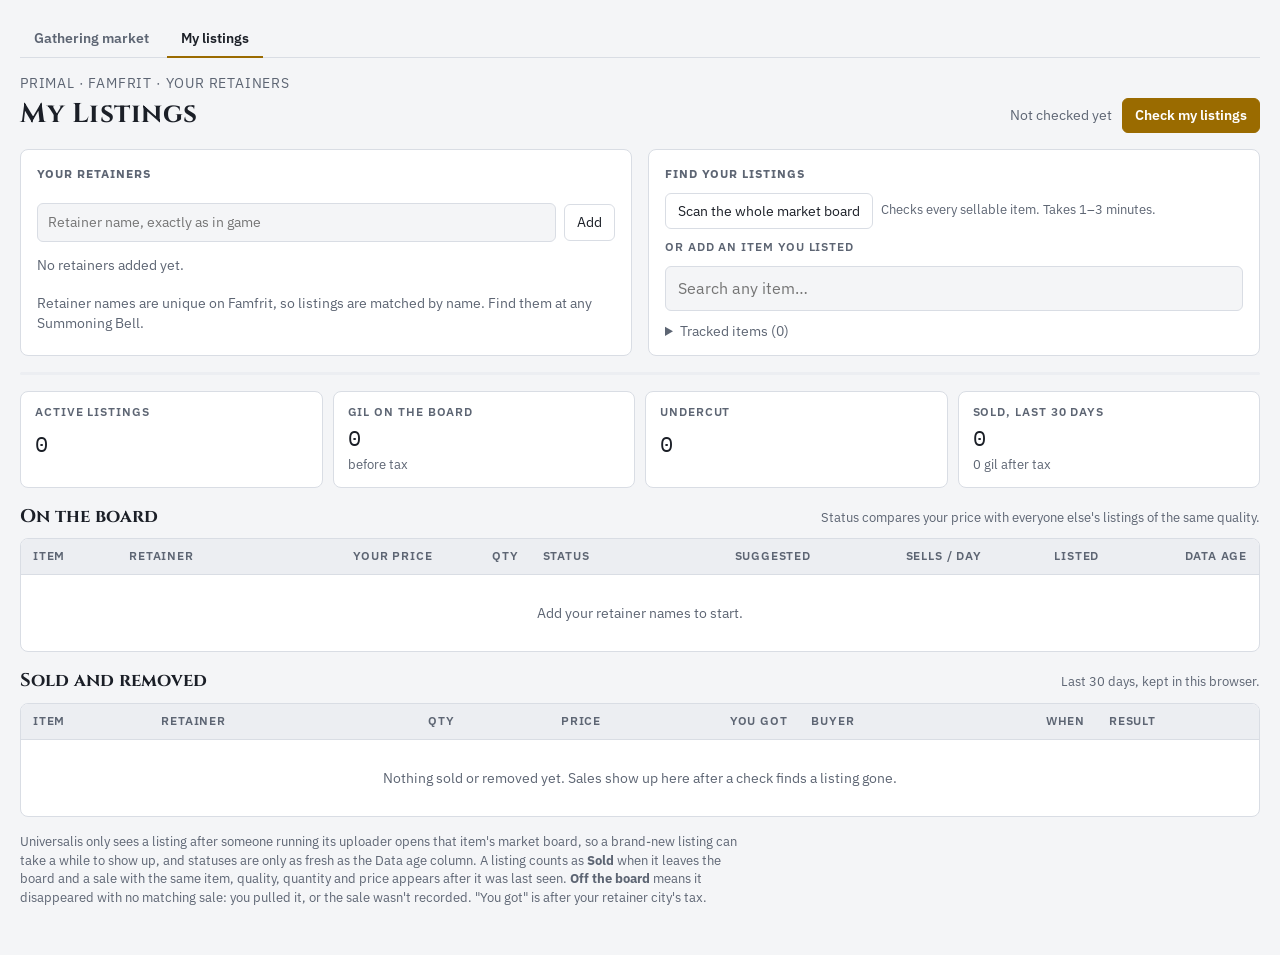
<file: listings.html>
<!doctype html><html lang="en"><head><meta charset="utf-8"><meta name="viewport" content="width=device-width,initial-scale=1,viewport-fit=cover">
<title>My Famfrit Listings</title>
<link rel="preconnect" href="https://fonts.googleapis.com">
<link rel="stylesheet" href="https://fonts.googleapis.com/css2?family=Cinzel:wght@600;700&family=IBM+Plex+Sans:wght@400;500;600&family=IBM+Plex+Mono:wght@400;500&display=swap">
<link rel="stylesheet" href="styles.css">
</head><body>
<div class="wrap">
  <nav class="tabs" aria-label="Pages">
    <a href="./">Gathering market</a>
    <a href="listings.html" aria-current="page">My listings</a>
  </nav>
  <header class="top">
    <div>
      <div class="where">Primal · Famfrit · Your retainers</div>
      <h1>My Listings</h1>
    </div>
    <div class="status">
      <span id="updated">Not checked yet</span>
      <button class="btn primary" id="check" type="button">Check my listings</button>
    </div>
  </header>

  <section class="setup" aria-label="Setup">
    <div class="card">
      <h2>Your retainers</h2>
      <form class="row" id="retForm">
        <input id="retName" type="text" placeholder="Retainer name, exactly as in game" autocomplete="off" maxlength="40">
        <button class="btn" type="submit">Add</button>
      </form>
      <div class="chips" id="retChips" data-empty="No retainers added yet."></div>
      <p>Retainer names are unique on Famfrit, so listings are matched by name. Find them at any Summoning Bell.</p>
    </div>
    <div class="card">
      <h2>Find your listings</h2>
      <div class="row">
        <button class="btn" id="scan" type="button">Scan the whole market board</button>
        <span class="subtle" id="scanNote">Checks every sellable item. Takes 1–3 minutes.</span>
      </div>
      <label for="addItem" class="lbl">Or add an item you listed</label>
      <div class="combo">
        <input id="addItem" type="search" placeholder="Search any item…" autocomplete="off" role="combobox" aria-expanded="false" aria-controls="addList" aria-autocomplete="list">
        <ul id="addList" role="listbox" hidden></ul>
      </div>
      <details class="tracked"><summary id="trackedSum">Tracked items (0)</summary><div class="chips" id="trackedChips" data-empty="Nothing tracked yet."></div></details>
    </div>
  </section>

  <div class="progress" aria-hidden="true"><i id="bar"></i></div>
  <div id="msg" hidden></div>

  <section class="stats" aria-label="Summary" id="stats"></section>

  <section class="sec">
    <div class="sec-head"><h2>On the board</h2><span class="subtle">Status compares your price with everyone else's listings of the same quality.</span></div>
    <div class="tablebox">
      <table>
        <thead><tr>
          <th>Item</th><th>Retainer</th><th class="r">Your price</th><th class="r">Qty</th><th>Status</th>
          <th class="r">Suggested</th><th class="r">Sells / day</th><th class="r">Listed</th><th class="r">Data age</th>
        </tr></thead>
        <tbody id="activeRows" class="static"></tbody>
      </table>
    </div>
  </section>

  <section class="sec">
    <div class="sec-head"><h2>Sold and removed</h2><span class="subtle">Last 30 days, kept in this browser.</span></div>
    <div class="tablebox">
      <table>
        <thead><tr>
          <th>Item</th><th>Retainer</th><th class="r">Qty</th><th class="r">Price</th><th class="r">You got</th><th>Buyer</th><th class="r">When</th><th>Result</th>
        </tr></thead>
        <tbody id="logRows" class="static"></tbody>
      </table>
    </div>
  </section>

  <p class="subtle" style="margin:0;max-width:90ch">Universalis only sees a listing after someone running its uploader opens that item's market board, so a brand-new listing can take a while to show up, and statuses are only as fresh as the Data age column. A listing counts as <b>Sold</b> when it leaves the board and a sale with the same item, quality, quantity and price appears after it was last seen. <b>Off the board</b> means it disappeared with no matching sale: you pulled it, or the sale wasn't recorded. "You got" is after your retainer city's tax.</p>
</div>

<script src="common.js"></script>
<script>
const KEY = "ffml-v1";
const DAY = 86400000;
const S = Object.assign({ retainers: [], tracked: {}, active: {}, log: [], view: {}, lastCheck: 0 }, store.get(KEY, {}));
const save = () => store.set(KEY, S);
let busy = false, stopScan = false;

const retSet = () => new Set(S.retainers.map(r => r.toLowerCase()));
const isMine = (l, rs) => rs.has(String(l.retainerName || "").toLowerCase());
const keyOf = (id, l) => l.listingID ? String(l.listingID) : `${id}|${l.retainerName}|${l.pricePerUnit}|${l.quantity}|${l.hq ? 1 : 0}`;
const fromListing = (id, l, upload) => ({ key: keyOf(id, l), id, hq: !!l.hq, qty: l.quantity, price: l.pricePerUnit, retainer: l.retainerName, city: l.retainerCity, posted: (l.lastReviewTime || 0) * 1000, lastSeen: upload });
const itemName = id => anyById.get(id)?.name || `Item ${id}`;

/* Compare what was on the board last time with what is there now, for one item.
   Returns the item's active listings and any sold / off-the-board log entries. */
function reconcile({ id, listings, upload, sales, prev, rs, tax, now, claimed }) {
  const mine = listings.filter(l => isMine(l, rs));
  const nowKeys = new Set(mine.map(l => keyOf(id, l)));
  const fresh = mine.filter(l => !prev.some(r => r.key === keyOf(id, l)));
  const active = {}, logs = [];
  for (const rec of prev) {
    if (nowKeys.has(rec.key)) continue;
    if (upload <= rec.lastSeen) { active[rec.key] = rec; continue; } // board not re-uploaded since: unknown, keep it
    const ri = fresh.findIndex(l => String(l.retainerName).toLowerCase() === String(rec.retainer).toLowerCase() && !!l.hq === rec.hq && l.quantity === rec.qty);
    if (ri >= 0) { // same retainer, item, quality and stack at a new price: a reprice, not a sale
      const l = fresh.splice(ri, 1)[0];
      active[keyOf(id, l)] = { ...fromListing(id, l, upload), firstSeen: rec.firstSeen, repricedFrom: rec.price };
      continue;
    }
    const sale = sales.find(s => !claimed.has(s) && !!s.hq === rec.hq && s.quantity === rec.qty && s.pricePerUnit === rec.price && s.timestamp * 1000 >= rec.lastSeen - 10 * 60000);
    if (sale) {
      claimed.add(sale);
      logs.push({ ...rec, status: "sold", buyer: sale.buyerName || "", at: sale.timestamp * 1000, gil: Math.floor(rec.price * rec.qty * (1 - cityTax(tax, rec.city) / 100)) });
    } else {
      logs.push({ ...rec, status: "gone", at: upload, gil: 0 });
    }
  }
  for (const l of mine) {
    const k = keyOf(id, l);
    if (active[k]) { active[k].lastSeen = upload; continue; }
    const p = prev.find(r => r.key === k);
    active[k] = { ...fromListing(id, l, upload), firstSeen: p?.firstSeen ?? now, repricedFrom: p?.repricedFrom, price: l.pricePerUnit };
  }
  return { active, logs };
}

/* Market picture for one item and quality, excluding your own listings. */
function marketView(listings, sales, rs, now) {
  const out = {};
  for (const q of ["nq", "hq"]) {
    const isHQ = q === "hq";
    const others = listings.filter(l => !isMine(l, rs) && !!l.hq === isHQ).map(l => [l.pricePerUnit, l.quantity]).sort((a, b) => a[0] - b[0]).slice(0, 80);
    const s30 = sales.filter(s => !!s.hq === isHQ && s.timestamp * 1000 >= now - 30 * DAY);
    const s7 = s30.filter(s => s.timestamp * 1000 >= now - 7 * DAY);
    const sug = s7.length >= 3 ? suggestPrice(others.map(o => ({ pricePerUnit: o[0] })), s7, "7-day") : suggestPrice(others.map(o => ({ pricePerUnit: o[0] })), s30, "30-day");
    out[q] = { others, perDay: s7.reduce((t, s) => t + s.quantity, 0) / 7, sug: sug.price, why: sug.why };
  }
  return out;
}

function listingStatus(rec, v) {
  if (!v) return { cls: "mute", text: "Not checked yet" };
  const others = v.others;
  if (!others.length) return { cls: "good", text: "Only seller" };
  const below = others.filter(o => o[0] < rec.price), tied = others.some(o => o[0] === rec.price);
  if (!below.length) return tied ? { cls: "warn", text: "Tied for lowest" } : { cls: "good", text: "Lowest price" };
  return { cls: "bad", text: `Undercut by ${fmt(rec.price - others[0][0])} g`, detail: `${below.length} listing${below.length > 1 ? "s" : ""}, ${fmt(below.reduce((t, o) => t + o[1], 0))} units below you` };
}

/* ---------- fetching ---------- */
const LISTING_FIELDS = ["itemID", "lastUploadTime", "listings.listingID", "listings.retainerName", "listings.retainerCity", "listings.pricePerUnit", "listings.quantity", "listings.hq", "listings.lastReviewTime"];
async function fetchCurrent(ids, fields = LISTING_FIELDS) {
  const f = (ids.length > 1 ? fields.map(x => "items." + x) : fields).join(",");
  return multi(await getJSON(`${API}/${WORLD}/${ids.join(",")}?entries=0&fields=${encodeURIComponent(f)}`));
}
async function fetchHistory(ids, withinSec) {
  return multi(await getJSON(`${API}/history/${WORLD}/${ids.join(",")}?entriesWithin=${withinSec}&entriesToReturn=5000`));
}
function showMsg(text, bad) { const m = $("#msg"); m.className = "notice" + (bad ? " bad" : ""); m.textContent = text; m.hidden = !text; }
const bar = p => { $("#bar").style.width = p + "%"; };
function setBusy(mode) { // mode: "check", "scan" or false
  busy = mode;
  $("#check").disabled = !!mode; $("#check").textContent = mode === "check" ? "Checking…" : "Check my listings";
  $("#scan").disabled = mode === "check"; $("#scan").textContent = mode === "scan" ? "Stop scan" : "Scan the whole market board";
  if (!mode) setTimeout(() => bar(0), 600);
}

async function checkListings() {
  if (busy) return;
  if (!S.retainers.length) { showMsg("Add at least one retainer name first."); $("#retName").focus(); return; }
  const ids = Object.keys(S.tracked).map(Number);
  if (!ids.length) { showMsg("Nothing to check yet. Scan the whole market board, or add an item you've listed."); return; }
  setBusy("check"); showMsg("");
  try {
    const now = Date.now(); const rs = retSet();
    const within = 30 * 86400; // 30 days covers sale matching and the pricing fallback
    const cur = {}, hist = {};
    const batches = chunks(ids, 100); let done = 0; const total = batches.length * 2;
    const tasks = batches.flatMap(b => [
      async () => Object.assign(cur, await fetchCurrent(b)),
      async () => Object.assign(hist, await fetchHistory(b, within))
    ]);
    await pool(tasks, 2, () => bar(100 * ++done / total));
    const [tax] = await Promise.all([getTax(), loadIndex()]);
    const claimed = new Set(); const nextActive = {}; const newLogs = [];
    for (const id of ids) {
      const c = cur[id]; if (!c) { for (const r of Object.values(S.active)) if (r.id === id) nextActive[r.key] = r; continue; }
      const listings = c.listings || [], upload = c.lastUploadTime || 0, sales = (hist[id]?.entries || []);
      const prev = Object.values(S.active).filter(r => r.id === id);
      const { active, logs } = reconcile({ id, listings, upload, sales, prev, rs, tax, now, claimed });
      Object.assign(nextActive, active); newLogs.push(...logs);
      S.view[id] = { upload, ...marketView(listings, sales, rs, now) };
      if (Object.keys(active).length) S.tracked[id].lastMine = now;
    }
    S.active = nextActive;
    S.log = [...newLogs, ...S.log].filter(e => e.at >= now - 60 * DAY).slice(0, 400);
    for (const [id, t] of Object.entries(S.tracked)) if (!t.manual && now - (t.lastMine || t.added || 0) > 7 * DAY) { delete S.tracked[id]; delete S.view[id]; }
    S.lastCheck = now; save(); render();
    const sold = newLogs.filter(e => e.status === "sold");
    if (sold.length) showMsg(`${sold.length} listing${sold.length > 1 ? "s" : ""} sold since your last check, for ${fmt(sold.reduce((t, e) => t + e.gil, 0))} gil after tax.`);
    else if (!Object.keys(S.active).length) showMsg(`None of your tracked items currently show a listing from ${S.retainers.join(", ")}. If you just listed something, Universalis may not have seen it yet.`);
  } catch (e) {
    showMsg(e.message === "network" ? "Couldn't reach Universalis. Check your connection and try again." : "Universalis returned an error (" + e.message + "). Wait a minute and try again.", true);
  } finally { setBusy(false); }
}

async function scanAll() {
  if (busy === "scan") { stopScan = true; $("#scanNote").textContent = "Stopping…"; return; }
  if (busy) return;
  if (!S.retainers.length) { showMsg("Add at least one retainer name first."); $("#retName").focus(); return; }
  stopScan = false; setBusy("scan"); showMsg("");
  let found = 0, stopped = false;
  try {
    const all = await loadIndex(); if (!all) throw new Error("item list");
    const rs = retSet(); const now = Date.now();
    const batches = chunks(all.map(x => x.id), 100); let done = 0;
    const tasks = batches.map(b => async () => {
      const cur = await fetchCurrent(b, ["itemID", "listings.retainerName"]);
      for (const [id, c] of Object.entries(cur)) {
        if ((c.listings || []).some(l => isMine(l, rs))) {
          if (!S.tracked[id]) { S.tracked[id] = { manual: false, added: now }; found++; }
          S.tracked[id].lastMine = now;
        }
      }
    });
    await pool(tasks, 3, () => { bar(100 * ++done / batches.length); $("#scanNote").textContent = `Scanned ${fmt(Math.min(done * 100, all.length))} of ${fmt(all.length)} items…`; }, () => stopScan);
    stopped = stopScan;
    S.scanAt = now; save(); render();
  } catch (e) {
    showMsg(e.message === "item list" ? "Couldn't load the item list. Reload the page and try again." : "The scan stopped because Universalis returned an error. Try again in a minute.", true);
    setBusy(false); $("#scanNote").textContent = "Checks every sellable item. Takes 1–3 minutes."; return;
  }
  setBusy(false); stopScan = false;
  $("#scanNote").textContent = stopped ? "Scan stopped." : `Scan finished. Found ${found} new item${found === 1 ? "" : "s"} with your listings.`;
  if (Object.keys(S.tracked).length) await checkListings();
  else showMsg(`No listings from ${S.retainers.join(", ")} on Famfrit. Check the spelling of your retainer names. If you listed recently, Universalis may not have seen those boards yet.`);
}

/* ---------- rendering ---------- */
function cellItem(id, hq) {
  const it = anyById.get(id); const td = document.createElement("td"); td.className = "item";
  td.innerHTML = `${it ? `<img loading="lazy" alt="" src="${iconUrl(it.icon)}" onerror="this.remove()">` : ""}<div><a target="_blank" rel="noopener" href="https://universalis.app/market/${id}"></a> ${hq ? '<span class="chip HQ">HQ</span>' : ""}</div>`;
  td.querySelector("a").textContent = itemName(id); return td;
}
function td(text, cls) { const c = document.createElement("td"); if (cls) c.className = cls; c.textContent = text; return c; }
function empty(tbody, cols, text) { tbody.innerHTML = `<tr><td colspan="${cols}" class="empty"></td></tr>`; tbody.querySelector("td").textContent = text; }

function render() {
  // retainers
  const rc = $("#retChips"); rc.replaceChildren();
  S.retainers.forEach((r, i) => { const s = document.createElement("span"); s.className = "tag"; s.textContent = r; const b = document.createElement("button"); b.type = "button"; b.textContent = "×"; b.setAttribute("aria-label", "Remove " + r); b.onclick = () => { S.retainers.splice(i, 1); save(); render(); }; s.append(b); rc.append(s); });
  // tracked
  const ids = Object.keys(S.tracked).map(Number);
  $("#trackedSum").textContent = `Tracked items (${ids.length})`;
  const tc = $("#trackedChips"); tc.replaceChildren();
  ids.sort((a, b) => itemName(a).localeCompare(itemName(b))).forEach(id => { const s = document.createElement("span"); s.className = "tag"; s.textContent = itemName(id); const b = document.createElement("button"); b.type = "button"; b.textContent = "×"; b.setAttribute("aria-label", "Stop tracking " + itemName(id)); b.onclick = () => { delete S.tracked[id]; delete S.view[id]; for (const [k, r] of Object.entries(S.active)) if (r.id === id) delete S.active[k]; save(); render(); }; s.append(b); tc.append(s); });
  $("#updated").textContent = S.lastCheck ? "Checked " + ageText(S.lastCheck) + " ago" : "Not checked yet";

  // active listings
  const now = Date.now();
  const recs = Object.values(S.active).map(r => ({ r, v: S.view[r.id]?.[r.hq ? "hq" : "nq"], up: S.view[r.id]?.upload }));
  recs.forEach(x => x.st = listingStatus(x.r, x.v));
  const order = { bad: 0, warn: 1, mute: 2, good: 3 };
  recs.sort((a, b) => order[a.st.cls] - order[b.st.cls] || itemName(a.r.id).localeCompare(itemName(b.r.id)));
  const ab = $("#activeRows"); ab.replaceChildren();
  if (!S.retainers.length) empty(ab, 9, "Add your retainer names to start.");
  else if (!recs.length) empty(ab, 9, ids.length ? "No active listings found on your tracked items. Press Check my listings to refresh." : "Scan the market board or add an item you've listed to find your listings.");
  for (const { r, v, up, st } of recs) {
    const tr = document.createElement("tr");
    tr.append(cellItem(r.id, r.hq));
    const rt = td(""); rt.innerHTML = `<div></div><div class="subtle"></div>`; rt.firstChild.textContent = r.retainer; rt.lastChild.textContent = CITY[r.city] || ""; tr.append(rt);
    const pr = td(fmt(r.price), "r num gil"); if (r.repricedFrom) pr.title = `Repriced from ${fmt(r.repricedFrom)} g`; tr.append(pr);
    tr.append(td(fmt(r.qty), "r num"));
    const sc = td(""); sc.innerHTML = `<span class="pill ${st.cls}"></span>${st.detail ? '<div class="subtle"></div>' : ""}`; sc.firstChild.textContent = st.text; if (st.detail) sc.lastChild.textContent = st.detail; tr.append(sc);
    const sg = td("", "r num");
    if (v?.sug) { sg.innerHTML = `<span class="gil"></span><div class="subtle"></div>`; sg.firstChild.textContent = fmt(v.sug); sg.lastChild.textContent = v.sug < r.price ? "lower it" : v.sug > r.price * 1.05 && st.cls === "good" ? "room to raise" : "keep"; sg.title = v.why; } else sg.textContent = "–";
    tr.append(sg);
    tr.append(td(v ? (v.perDay < 10 ? v.perDay.toFixed(1) : fmt(v.perDay)) : "–", "r num"));
    tr.append(td(r.posted ? ageText(r.posted) + " ago" : "–", "r num"));
    tr.append(td(up ? ageText(up) : "–", "r num age " + ageClass(up)));
    ab.append(tr);
  }

  // log
  const recent = S.log.filter(e => e.at >= now - 30 * DAY);
  const lb = $("#logRows"); lb.replaceChildren();
  if (!recent.length) empty(lb, 8, "Nothing sold or removed yet. Sales show up here after a check finds a listing gone.");
  for (const e of recent) {
    const tr = document.createElement("tr");
    tr.append(cellItem(e.id, e.hq), td(e.retainer), td(fmt(e.qty), "r num"), td(fmt(e.price), "r num gil"),
      td(e.status === "sold" ? fmt(e.gil) : "–", "r num" + (e.status === "sold" ? " gil" : "")), td(e.buyer || "–"), td(ageText(e.at) + " ago", "r num"));
    const rs = td(""); rs.innerHTML = `<span class="pill ${e.status === "sold" ? "good" : "mute"}"></span>`; rs.firstChild.textContent = e.status === "sold" ? "Sold" : "Off the board"; tr.append(rs);
    lb.append(tr);
  }

  // summary
  const st = $("#stats"); st.replaceChildren();
  const soldR = recent.filter(e => e.status === "sold");
  const undercut = recs.filter(x => x.st.cls === "bad").length;
  const tiles = [
    ["Active listings", fmt(recs.length), ""],
    ["Gil on the board", fmt(recs.reduce((t, x) => t + x.r.price * x.r.qty, 0)), "before tax"],
    ["Undercut", fmt(undercut), undercut ? "reprice these first" : "", undercut ? "alert" : ""],
    ["Sold, last 30 days", fmt(soldR.length), fmt(soldR.reduce((t, e) => t + e.gil, 0)) + " gil after tax"]
  ];
  for (const [label, val, sub, cls] of tiles) { const d = document.createElement("div"); d.className = "stat " + (cls || ""); d.innerHTML = `<span class="lbl"></span><span class="v"></span><span class="subtle"></span>`; d.children[0].textContent = label; d.children[1].textContent = val; d.children[2].textContent = sub; st.append(d); }
}

/* ---------- wiring ---------- */
$("#retForm").addEventListener("submit", e => {
  e.preventDefault(); const v = $("#retName").value.trim();
  if (!v) return;
  if (!retSet().has(v.toLowerCase())) S.retainers.push(v);
  $("#retName").value = ""; save(); render();
});
attachLookup($("#addItem"), $("#addList"), x => {
  S.tracked[x.id] = { ...(S.tracked[x.id] || {}), manual: true, added: Date.now() };
  save(); render(); checkListings();
}, { clearOnPick: true });
$("#check").addEventListener("click", checkListings);
$("#scan").addEventListener("click", scanAll);
render();
loadIndex().then(render);
if (S.retainers.length && Object.keys(S.tracked).length && Date.now() - S.lastCheck > 10 * 60000) checkListings();
</script>
</body></html>
</file>
<file: styles.css>
/* Layout: control bar over a sortable ledger table; a drawer slides in from the right with the price check for one item. */
:root {
  --bg: #f4f5f7;
  --surface: #ffffff;
  --sunken: #eceef2;
  --line: #d9dde4;
  --fg: #1b1f27;
  --muted: #5d6573;
  --gil: #9a6b00;
  --gil-soft: #f6ecd2;
  --min: #a5521f;
  --min-soft: #f7e6da;
  --btn: #2f7a3e;
  --btn-soft: #e0f0e3;
  --good: #2f7a3e;
  --warn: #a86400;
  --bad: #b3261e;
  --focus: #2b5fd9;
  --font-display: "Cinzel", "Trajan Pro", Georgia, serif;
  --font-body: "IBM Plex Sans", system-ui, -apple-system, "Segoe UI", sans-serif;
  --font-mono: "IBM Plex Mono", ui-monospace, "SF Mono", Menlo, monospace;
  color-scheme: light;
}
@media (prefers-color-scheme: dark) {
  :root:not([data-theme="light"]) {
    --bg: #11141a; --surface: #181c24; --sunken: #1f2430; --line: #2c3240;
    --fg: #e7e9ee; --muted: #9aa2b1; --gil: #e2b44b; --gil-soft: #3a2f14;
    --min: #e89262; --min-soft: #3a2518; --btn: #74c487; --btn-soft: #1c3322;
    --good: #74c487; --warn: #e8a64a; --bad: #f08a80; --focus: #7aa2ff;
    color-scheme: dark;
  }
}
:root[data-theme="dark"] {
  --bg: #11141a; --surface: #181c24; --sunken: #1f2430; --line: #2c3240;
  --fg: #e7e9ee; --muted: #9aa2b1; --gil: #e2b44b; --gil-soft: #3a2f14;
  --min: #e89262; --min-soft: #3a2518; --btn: #74c487; --btn-soft: #1c3322;
  --good: #74c487; --warn: #e8a64a; --bad: #f08a80; --focus: #7aa2ff;
  color-scheme: dark;
}
* { box-sizing: border-box; }
[hidden] { display: none !important; }
html, body { margin: 0; }
body { background: var(--bg); color: var(--fg); font: 14px/1.45 var(--font-body); }
.wrap { max-width: 1280px; margin: 0 auto; padding-inline: 20px; padding-block: 20px 48px; display: grid; gap: 16px; }
/* The gathering page is a wide data table: let it use the whole window. */
.wrap.wide { max-width: none; padding-inline: clamp(16px, 2vw, 32px); }
button, input, select { font: inherit; color: inherit; }
:focus-visible { outline: 2px solid var(--focus); outline-offset: 2px; }
.num { font-family: var(--font-mono); font-variant-numeric: tabular-nums; }

header.top { display: flex; flex-wrap: wrap; align-items: end; justify-content: space-between; gap: 12px; }
header.top h1 { font-family: var(--font-display); font-weight: 700; font-size: 1.7rem; letter-spacing: .02em; margin: 0; text-wrap: balance; }
header.top .where { color: var(--muted); font-size: .85rem; letter-spacing: .06em; text-transform: uppercase; }
.status { display: flex; align-items: center; gap: 10px; flex-wrap: wrap; color: var(--muted); font-size: .85rem; }
.btn { background: var(--surface); border: 1px solid var(--line); border-radius: 6px; padding: 7px 12px; cursor: pointer; }
.btn:hover { border-color: var(--muted); }
.btn.primary { background: var(--gil); border-color: var(--gil); color: var(--surface); font-weight: 600; }
.btn:disabled { opacity: .55; cursor: progress; }

.lookup { display: grid; gap: 6px; background: var(--surface); border: 1px solid var(--gil); border-radius: 8px; padding: 14px 16px; }
.lookup .hint { color: var(--muted); font-size: .8rem; }
.combo { position: relative; }
.combo input { width: 100%; background: var(--bg); border: 1px solid var(--line); border-radius: 6px; padding: 10px 12px; font-size: 1rem; }
.combo ul { position: absolute; z-index: 5; left: 0; right: 0; top: calc(100% + 4px); margin: 0; padding: 4px; list-style: none; background: var(--surface); border: 1px solid var(--line); border-radius: 8px; box-shadow: 0 8px 24px rgb(0 0 0 / .18); max-height: 360px; overflow-y: auto; }
.combo li { display: flex; align-items: center; gap: 10px; padding: 7px 8px; border-radius: 6px; cursor: pointer; }
.combo li img { width: 26px; height: 26px; border-radius: 4px; flex: none; }
.combo li .c { color: var(--muted); font-size: .8rem; margin-left: auto; white-space: nowrap; }
.combo li[aria-selected="true"], .combo li:hover { background: var(--gil-soft); }
.combo li.none { color: var(--muted); cursor: default; }
.combo li.none:hover { background: none; }
.verdict { display: grid; gap: 4px; border-radius: 8px; padding: 12px 14px; background: var(--sunken); border-left: 3px solid var(--muted); }
.verdict b { font-size: 1rem; }
.verdict.good { border-left-color: var(--good); }
.verdict.warn { border-left-color: var(--warn); }
.verdict.bad { border-left-color: var(--bad); }
.verdict span { font-size: .9rem; color: var(--muted); }
.controls { display: flex; flex-wrap: wrap; gap: 12px 18px; align-items: end; background: var(--surface); border: 1px solid var(--line); border-radius: 8px; padding: 14px 16px; }
.field { display: grid; gap: 4px; }
.field label, .lbl { font-size: .72rem; letter-spacing: .08em; text-transform: uppercase; color: var(--muted); font-weight: 600; }
.field input[type=search], .field input[type=number] { background: var(--bg); border: 1px solid var(--line); border-radius: 6px; padding: 7px 10px; }
.field input[type=search] { width: 220px; max-width: 100%; }
.field input[type=number] { width: 78px; }
.seg { display: inline-flex; border: 1px solid var(--line); border-radius: 6px; overflow: hidden; }
.seg button { border: 0; background: var(--bg); padding: 7px 12px; cursor: pointer; border-right: 1px solid var(--line); }
.seg button:last-child { border-right: 0; }
.seg button[aria-pressed="true"] { background: var(--fg); color: var(--bg); font-weight: 600; }
.check { display: flex; align-items: center; gap: 6px; padding-block: 7px; cursor: pointer; user-select: none; }

.summary { display: flex; flex-wrap: wrap; gap: 8px 28px; color: var(--muted); font-size: .9rem; }
.summary b { color: var(--fg); font-weight: 600; }
.progress { height: 3px; background: var(--sunken); border-radius: 2px; overflow: hidden; }
.progress > i { display: block; height: 100%; width: 0; background: var(--gil); transition: width .25s; }
.notice { border: 1px solid var(--line); border-left: 3px solid var(--warn); background: var(--surface); padding: 10px 14px; border-radius: 6px; }
.notice.bad { border-left-color: var(--bad); }

.tablebox { overflow-x: auto; background: var(--surface); border: 1px solid var(--line); border-radius: 8px; }
table { width: 100%; border-collapse: collapse; }
th, td { padding: 9px 12px; text-align: left; white-space: nowrap; }
thead th { position: sticky; top: 0; background: var(--sunken); font-size: .72rem; letter-spacing: .07em; text-transform: uppercase; color: var(--muted); font-weight: 600; border-bottom: 1px solid var(--line); }
th.r, td.r { text-align: right; }
thead th button { all: unset; cursor: pointer; display: inline-flex; gap: 4px; align-items: center; }
thead th button:focus-visible { outline: 2px solid var(--focus); }
thead th[aria-sort] button { color: var(--fg); }
thead th .arrow { font-size: .8em; }
tbody tr { border-bottom: 1px solid var(--line); cursor: pointer; }
tbody tr:last-child { border-bottom: 0; }
tbody tr:hover { background: var(--sunken); }
tbody tr.sel { background: var(--gil-soft); }
td.item { display: flex; align-items: center; gap: 10px; min-width: 220px; }
td.item img { width: 28px; height: 28px; border-radius: 4px; flex: none; }
td.item .nm { font-weight: 500; }
td.item .zn { color: var(--muted); font-size: .78rem; }
.chip { display: inline-block; font-size: .72rem; font-weight: 600; padding: 2px 7px; border-radius: 999px; margin-right: 4px; letter-spacing: .03em; }
.chip.MIN { background: var(--min-soft); color: var(--min); }
.chip.BTN { background: var(--btn-soft); color: var(--btn); }
.chip.timed { background: var(--sunken); color: var(--muted); }
.sales { font-weight: 600; }
.zero { color: var(--muted); }
.gil::after { content: " g"; color: var(--muted); font-size: .85em; }
.age.stale { color: var(--warn); }
.age.old { color: var(--bad); }
.empty { padding: 28px; text-align: center; color: var(--muted); }

/* drawer */
.scrim { position: fixed; inset: 0; background: rgb(0 0 0 / .35); }
/* Wide screens: the panel sits beside the page, so search and the table stay usable while it is open. */
@media (min-width: 900px) { .scrim { display: none !important; } }
@media (min-width: 1150px) { body.panel-open .wrap { padding-right: 540px; } }
.drawer { position: fixed; top: 0; right: 0; bottom: 0; width: min(520px, 100%); background: var(--surface); border-left: 1px solid var(--line); overflow-y: auto; padding-inline: 20px; padding-block: calc(env(safe-area-inset-top, 0px) + 18px) calc(env(safe-area-inset-bottom, 0px) + 28px); display: grid; gap: 18px; align-content: start; }
.drawer h2 { font-family: var(--font-display); font-size: 1.3rem; margin: 0; text-wrap: balance; }
.dhead { display: flex; justify-content: space-between; gap: 12px; align-items: start; }
.dhead .sub { color: var(--muted); font-size: .85rem; }
.suggest { border: 1px solid var(--gil); background: var(--gil-soft); border-radius: 8px; padding: 14px 16px; display: grid; gap: 6px; }
.suggest .price { font-family: var(--font-mono); font-size: 2rem; font-weight: 500; color: var(--gil); }
.suggest .why { font-size: .9rem; }
.kv { display: grid; grid-template-columns: repeat(auto-fit, minmax(130px, 1fr)); gap: 10px; }
.kv > div { background: var(--sunken); border-radius: 6px; padding: 8px 10px; }
.kv .v { font-family: var(--font-mono); font-size: 1.05rem; }
.sec { display: grid; gap: 8px; }
.sec h3 { margin: 0; font-size: .78rem; letter-spacing: .08em; text-transform: uppercase; color: var(--muted); }
.mini td, .mini th { padding: 6px 8px; font-size: .88rem; }
.mini thead th { position: static; }
.mini tbody tr { cursor: default; }
.mini tbody tr:hover { background: none; }
.tax { display: grid; grid-template-columns: 1fr auto auto; gap: 4px 14px; font-size: .9rem; }
.tax .best { color: var(--good); font-weight: 600; }
.qrow { display: flex; gap: 10px; align-items: center; flex-wrap: wrap; }
svg text { fill: var(--muted); font-family: var(--font-mono); font-size: 10px; }
a { color: var(--focus); }
@media (prefers-reduced-motion: reduce) { * { transition: none !important; } }
@media (max-width: 640px) { .field input[type=search] { width: 100%; } .controls .field:first-child { flex: 1 1 100%; } }

/* ---------- page tabs ---------- */
.tabs { display: flex; gap: 4px; border-bottom: 1px solid var(--line); flex-wrap: wrap; }
.tabs a { padding: 8px 14px; color: var(--muted); text-decoration: none; font-weight: 600; border-bottom: 2px solid transparent; margin-bottom: -1px; }
.tabs a:hover { color: var(--fg); }
.tabs a[aria-current="page"] { color: var(--fg); border-bottom-color: var(--gil); }

/* ---------- my listings ---------- */
.card { background: var(--surface); border: 1px solid var(--line); border-radius: 8px; padding: 14px 16px; display: grid; gap: 10px; }
.card h2 { margin: 0; font-size: .78rem; letter-spacing: .08em; text-transform: uppercase; color: var(--muted); }
.card p { margin: 0; color: var(--muted); font-size: .88rem; max-width: 70ch; }
.setup { display: grid; grid-template-columns: repeat(auto-fit, minmax(300px, 1fr)); gap: 16px; }
.row { display: flex; gap: 8px; flex-wrap: wrap; align-items: center; }
.row input[type=text] { flex: 1 1 180px; min-width: 0; background: var(--bg); border: 1px solid var(--line); border-radius: 6px; padding: 8px 10px; }
.chips { display: flex; flex-wrap: wrap; gap: 6px; }
.chips:empty::before { content: attr(data-empty); color: var(--muted); font-size: .88rem; }
.tag { display: inline-flex; align-items: center; gap: 6px; background: var(--sunken); border: 1px solid var(--line); border-radius: 999px; padding: 3px 4px 3px 10px; font-size: .88rem; }
.tag button { border: 0; background: none; cursor: pointer; color: var(--muted); width: 22px; height: 22px; border-radius: 50%; line-height: 1; }
.tag button:hover { background: var(--line); color: var(--fg); }
.pill { display: inline-block; font-size: .78rem; font-weight: 600; padding: 2px 8px; border-radius: 999px; white-space: nowrap; }
.pill.good { background: var(--btn-soft); color: var(--good); }
.pill.warn { background: var(--gil-soft); color: var(--warn); }
.pill.bad { background: var(--min-soft); color: var(--bad); }
.pill.mute { background: var(--sunken); color: var(--muted); }
.subtle { color: var(--muted); font-size: .8rem; }
.stats { display: grid; grid-template-columns: repeat(auto-fit, minmax(170px, 1fr)); gap: 10px; }
.stat { background: var(--surface); border: 1px solid var(--line); border-radius: 8px; padding: 12px 14px; display: grid; gap: 2px; }
.stat .v { font-family: var(--font-mono); font-size: 1.35rem; font-variant-numeric: tabular-nums; }
.stat.alert { border-color: var(--warn); }
.sec-head { display: flex; justify-content: space-between; align-items: baseline; gap: 12px; flex-wrap: wrap; }
.sec-head h2 { margin: 0; font-family: var(--font-display); font-size: 1.15rem; }
tbody.static tr { cursor: default; }
tbody.static tr:hover { background: none; }
.chip.HQ { background: var(--gil-soft); color: var(--gil); }
td.item a { color: inherit; text-decoration: none; }
td.item a:hover { text-decoration: underline; }
details.tracked summary { cursor: pointer; color: var(--muted); font-size: .88rem; }
details.tracked .chips { margin-top: 8px; }
</file>
